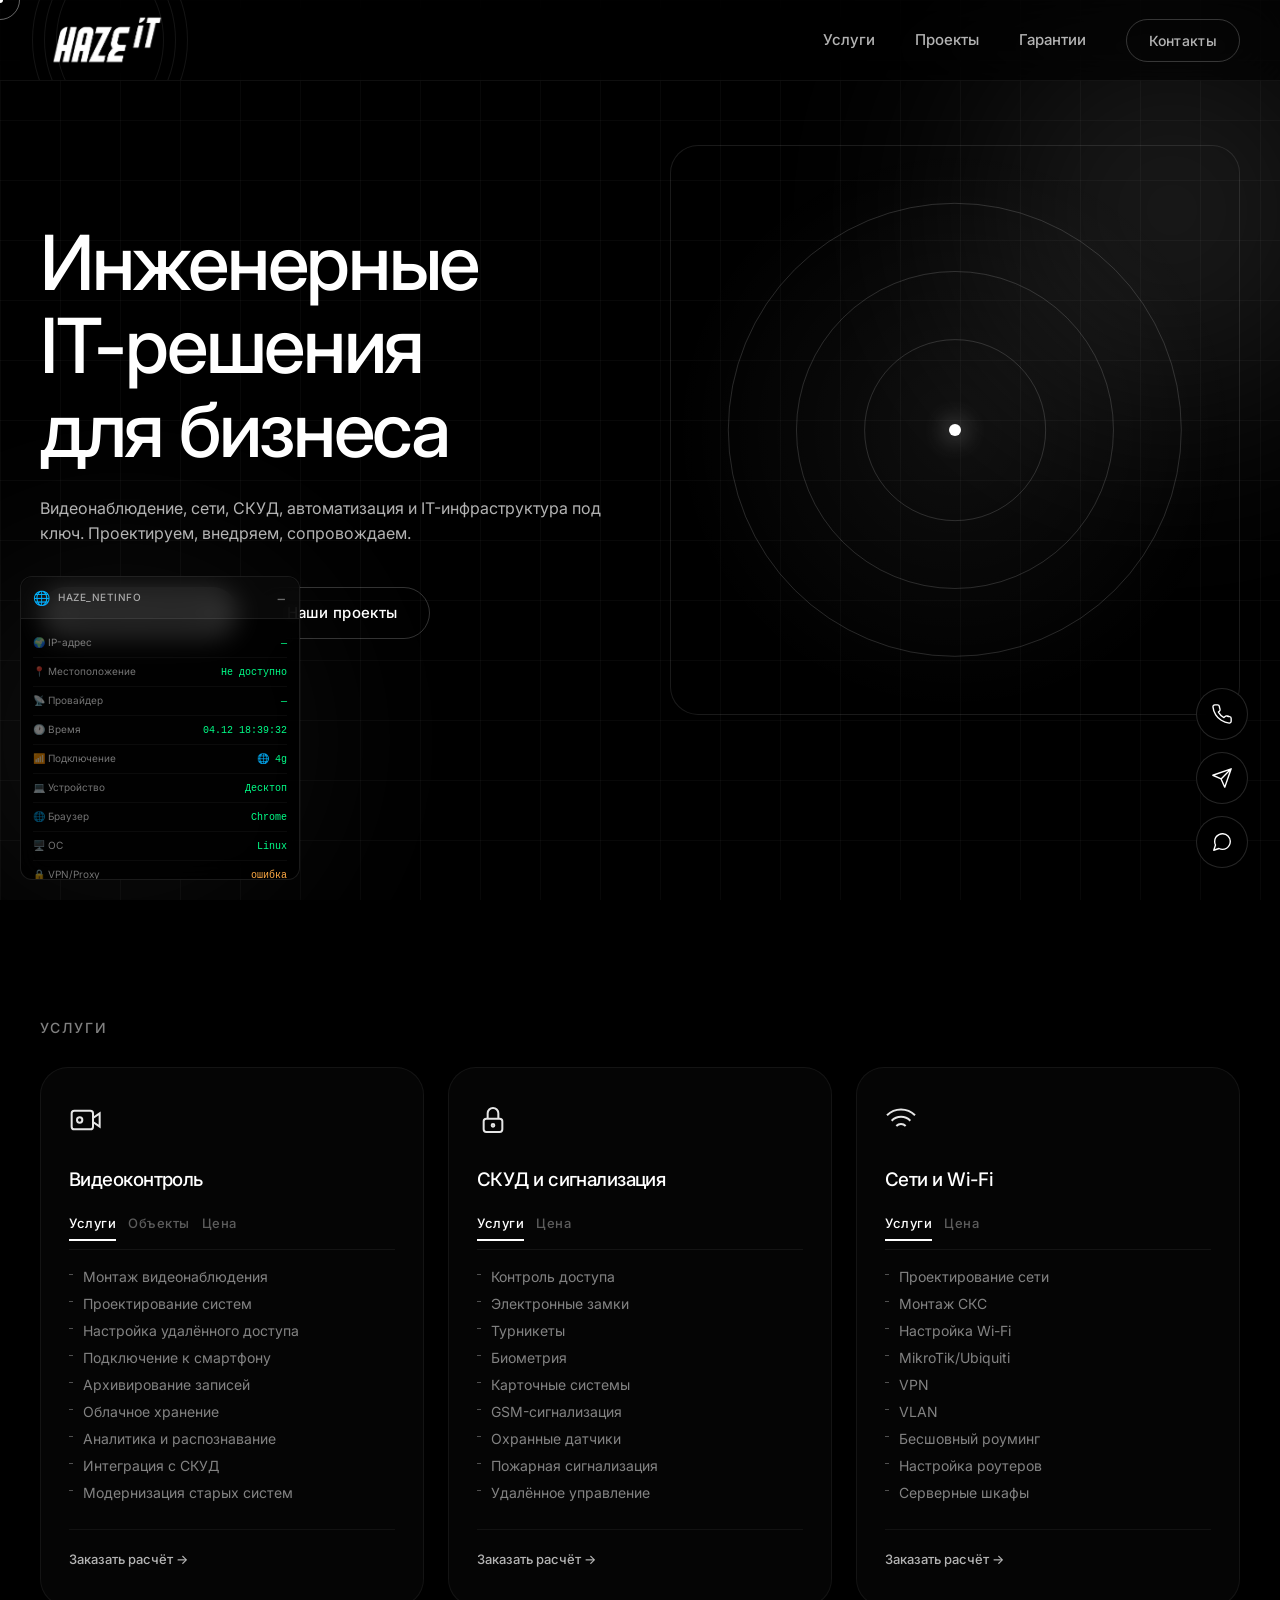
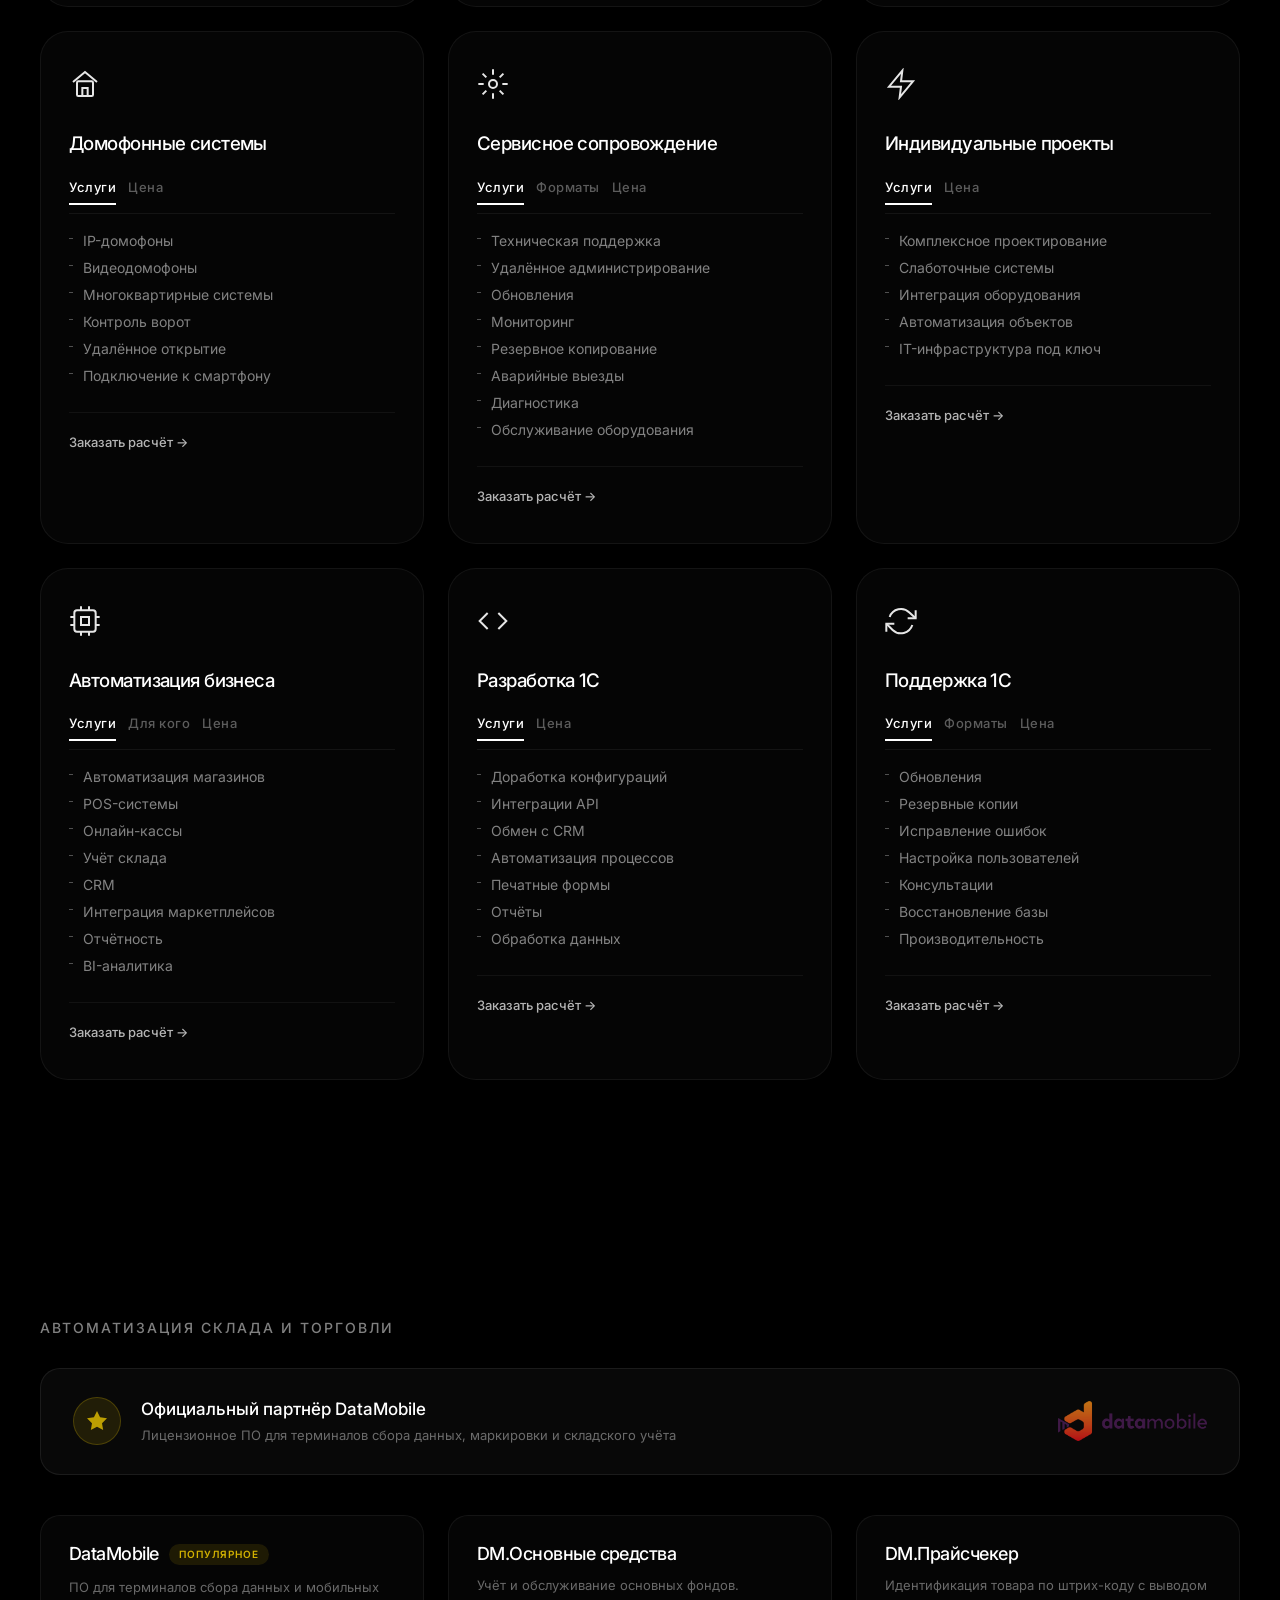
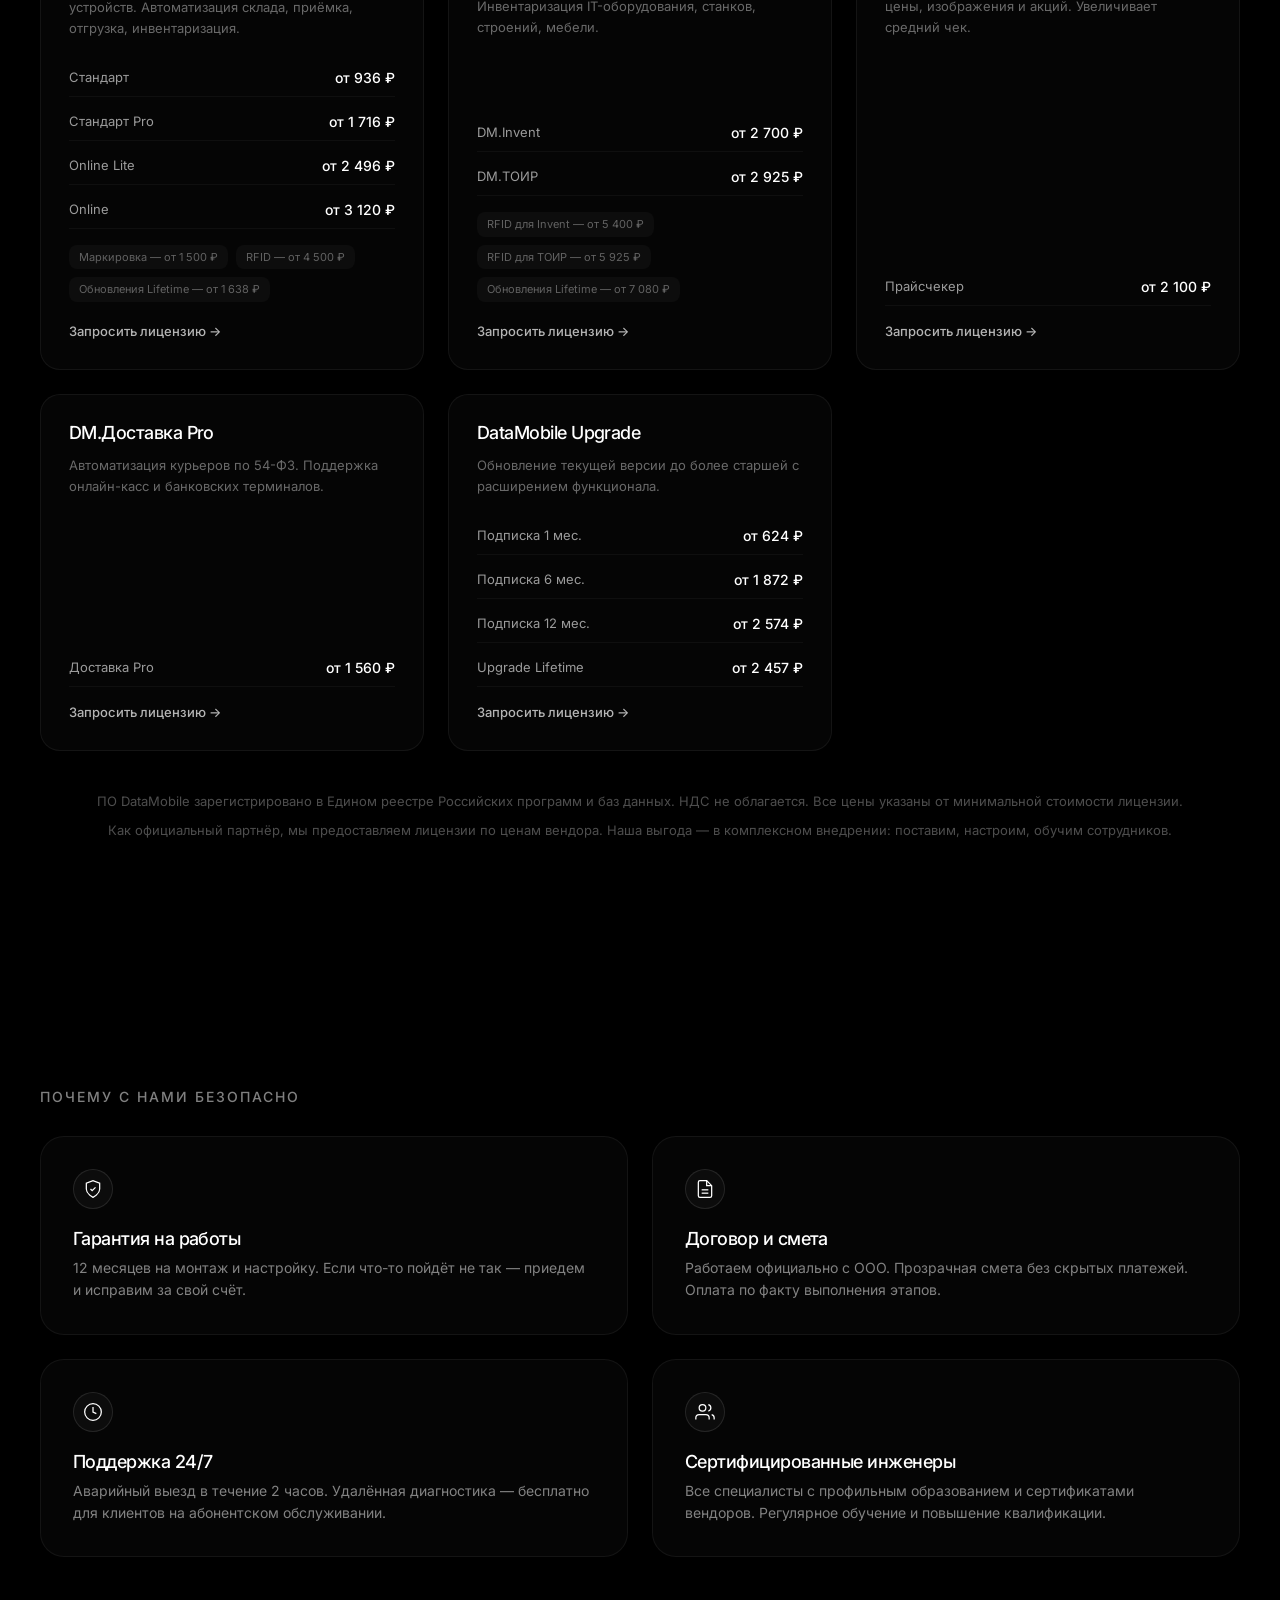
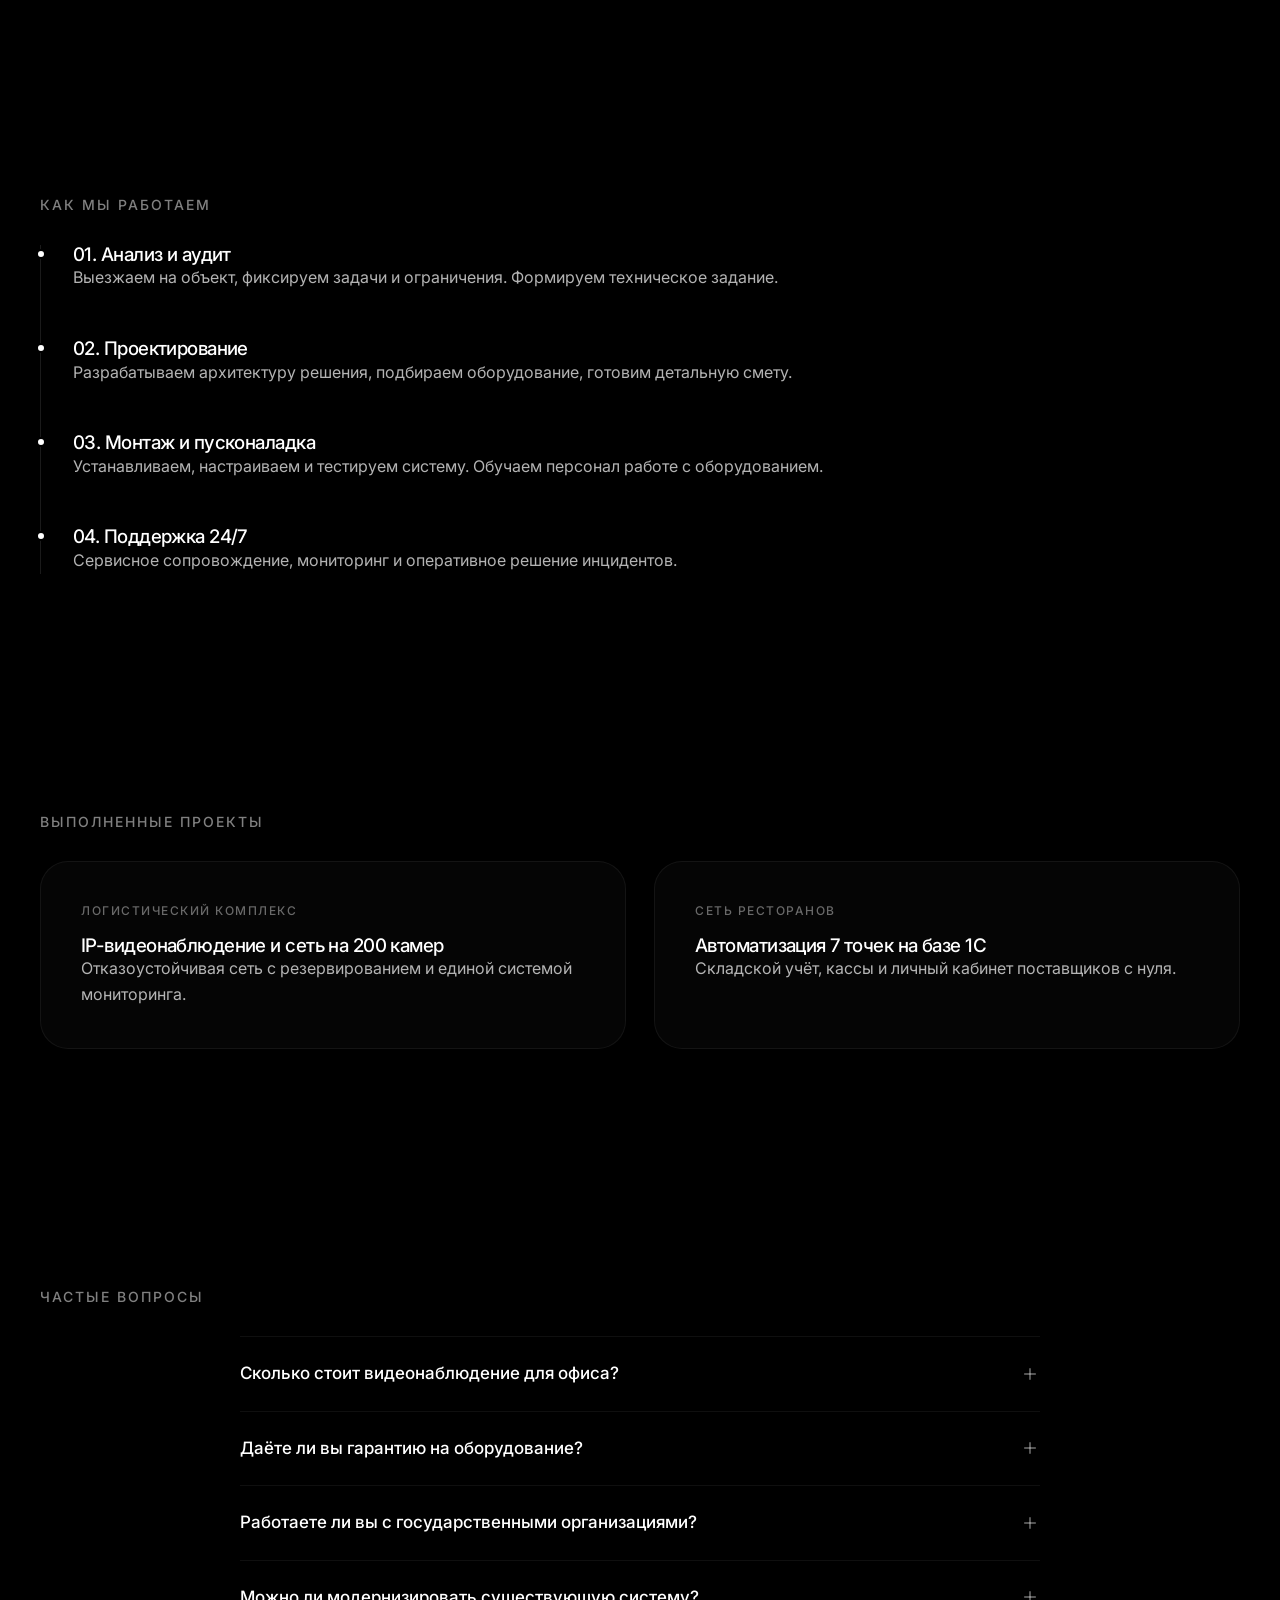
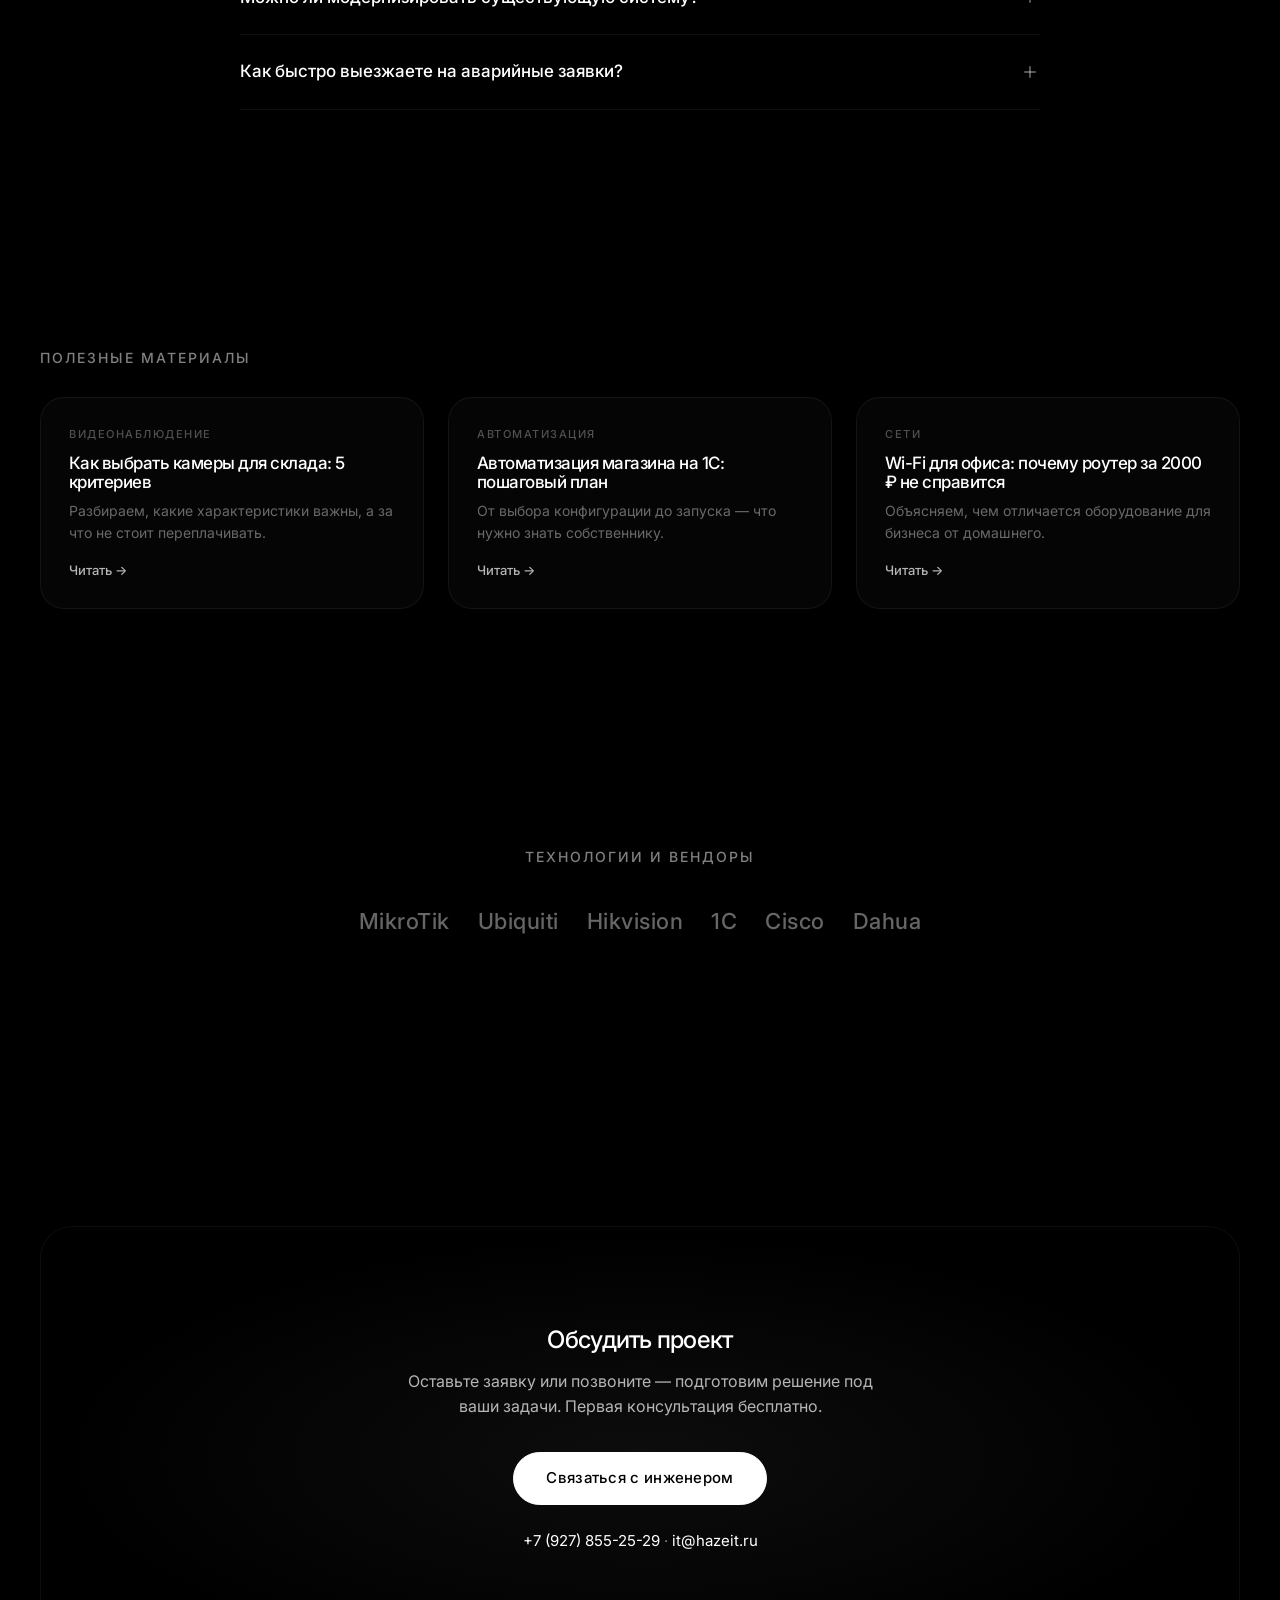
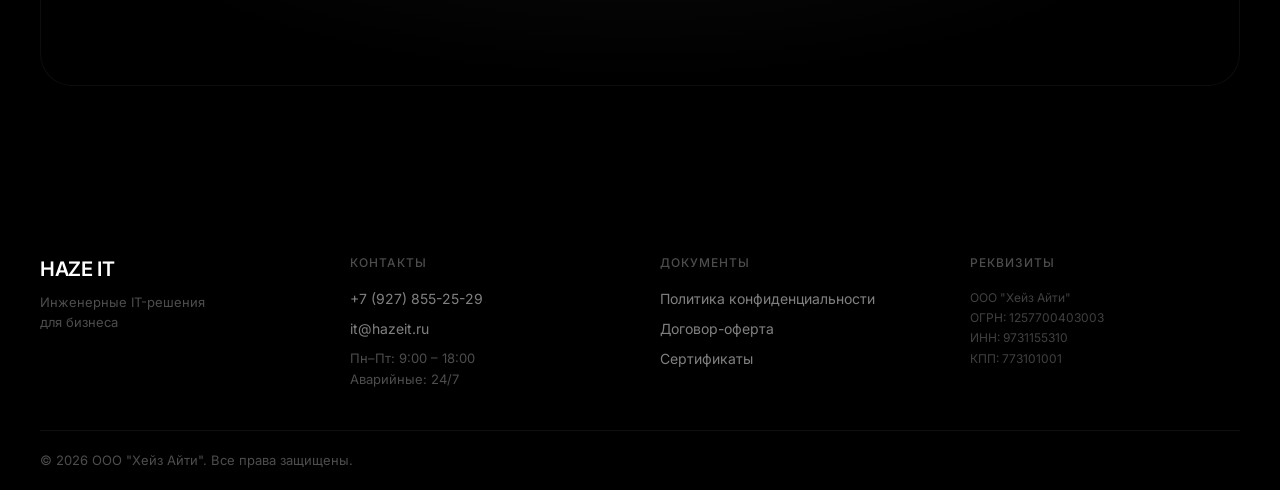
<file: index.html>
<!DOCTYPE html>
    <html lang="ru">
    <head>
    <meta charset="UTF-8">
    <meta name="viewport" content="width=device-width, initial-scale=1.0, viewport-fit=cover">
    
    <!-- Основной title -->
    <title>HAZE IT | Инженерные IT-решения для бизнеса — Видеонаблюдение, СКУД, Wi-Fi, 1С</title>
    
    <!-- Meta description  -->
    <meta name="description" content="Проектирование, монтаж и обслуживание IT-инфраструктуры. Видеонаблюдение, СКУД, Wi-Fi сети, автоматизация бизнеса и 1С под ключ. Работаем официально с ООО. Гарантия 12 месяцев.">
    
    <!-- Meta keywords  -->
    <meta name="keywords" content="IT-решения, видеонаблюдение, СКУД, Wi-Fi для бизнеса, автоматизация склада, 1С разработка, монтаж слаботочных систем, IT-инфраструктура, HAZE IT">
    
    <meta name="author" content="HAZE IT">
    <meta name="robots" content="index, follow">
    <meta name="revisit-after" content="7 days">
    
    <!-- Open Graph для соцсетей -->
    <meta property="og:title" content="HAZE IT — Инженерные IT-решения для бизнеса">
    <meta property="og:description" content="Видеонаблюдение, СКУД, Wi-Fi, автоматизация и 1С под ключ. Гарантия 12 месяцев. Поддержка 24/7.">
    <meta property="og:type" content="website">
    <meta property="og:url" content="https://hazeit.ru">
    <meta property="og:image" content="https://hazeit.ru/og-image.png">
    <meta property="og:image:width" content="1200">
    <meta property="og:image:height" content="630">
    
    <!-- Twitter Card -->
    <meta name="twitter:card" content="summary_large_image">
    <meta name="twitter:title" content="HAZE IT — Инженерные IT-решения">
    <meta name="twitter:description" content="Профессиональный монтаж и обслуживание IT-инфраструктуры для бизнеса.">
    
    <!-- Canonical URL  -->
    <link rel="canonical" href="https://hazeit.ru/">
    
    <!-- Alternate  -->
    <link rel="alternate" href="https://hazeit.ru/" hreflang="ru">
    
    <!-- Favicon -->
    <link rel="icon" type="image/png" sizes="32x32" href="favicon-32x32.png">
    <link rel="icon" type="image/png" sizes="16x16" href="favicon-16x16.png">
    <link rel="shortcut icon" href="favicon.ico">

    <!-- Apple -->
    <link rel="apple-touch-icon" sizes="180x180" href="apple-touch-icon.png">

    <!-- Android Chrome -->
    <link rel="icon" type="image/png" sizes="192x192" href="android-chrome-192x192.png">
    <link rel="icon" type="image/png" sizes="512x512" href="android-chrome-512x512.png">

    <!-- PWA -->
    <link rel="manifest" href="site.webmanifest">
    <meta name="theme-color" content="#000000">

    <!-- Preconnect для улучшения скорости -->
    <link rel="preconnect" href="https://fonts.googleapis.com">
    <link rel="preconnect" href="https://fonts.gstatic.com" crossorigin>
    <link href="https://fonts.googleapis.com/css2?family=Inter:opsz,wght@14..32,400..600&display=swap" rel="stylesheet">
    
    <link rel="stylesheet" href="css/style.css">
    
    <!-- Yandex.Metrika counter -->
    <script type="text/javascript">
        (function(m,e,t,r,i,k,a){
            m[i]=m[i]||function(){(m[i].a=m[i].a||[]).push(arguments)};
            m[i].l=1*new Date();
            for (var j = 0; j < document.scripts.length; j++) {if (document.scripts[j].src === r) { return; }}
            k=e.createElement(t),a=e.getElementsByTagName(t)[0],k.async=1,k.src=r,a.parentNode.insertBefore(k,a)
        })(window, document,'script','https://mc.yandex.ru/metrika/tag.js?id=109592855', 'ym');

        ym(109592855, 'init', {ssr:true, webvisor:true, clickmap:true, ecommerce:"dataLayer", referrer: document.referrer, url: location.href, accurateTrackBounce:true, trackLinks:true});
    </script>
    <noscript><div><img src="https://mc.yandex.ru/watch/109592855" style="position:absolute; left:-9999px;" alt="" /></div></noscript>
    <!-- /Yandex.Metrika counter -->

    
    </head>
    <body>

    <div class="cursor-dot" aria-hidden="true"></div>
    <div class="cursor-outline" aria-hidden="true"></div>

    <div class="bg-animation" aria-hidden="true">
    <div class="bg-grid"></div>
    <div class="bg-orb bg-orb-1"></div>
    <div class="bg-orb bg-orb-2"></div>
    </div>

    <header class="header">
    <div class="container header-inner">
        <a href="/" class="logo-container" aria-label="HAZE IT — на главную">

            <div class="logo-ring r1"></div>
            <div class="logo-ring r2"></div>
            <div class="logo-ring r3"></div>

            <div class="logo-scan"></div>

            <img src="logo.png" alt="HAZE IT" class="logo-image">

        </a>
        
        <button class="burger-btn" id="burgerBtn" aria-label="Меню" aria-expanded="false">
        <span class="burger-line"></span>
        <span class="burger-line"></span>
        <span class="burger-line"></span>
        </button>
        
        <nav class="nav-links" id="navLinks" aria-label="Основная навигация">
        <a href="#services">Услуги</a>
        <a href="#cases">Проекты</a>
        <a href="#guarantees">Гарантии</a>
        <a href="contact.html" class="btn btn-secondary" style="padding: 10px 22px; font-size: 14px;">Контакты</a>
        </nav>
    </div>
    </header>

    <main>
    <!-- Hero -->
    <section class="hero">
        <div class="container hero-content">
        <div class="hero-text">
            <h1>Инженерные<br>IT-решения<br>для бизнеса</h1>
            <p>Видеонаблюдение, сети, СКУД, автоматизация и IT-инфраструктура под ключ. Проектируем, внедряем, сопровождаем.</p>
            <div class="hero-actions">
            <a href="contact.html" class="btn btn-primary">Получить расчёт</a>
            <a href="#cases" class="btn btn-secondary">Наши проекты</a>
            </div>
        </div>
        <div class="hero-visual" id="heroTarget" aria-label="Интерактивная мишень" role="button" tabindex="0">
            <div class="hero-visual-graphic">
            <div class="node-ring"></div>
            <div class="node-ring"></div>
            <div class="node-ring"></div>
            <div class="node-center" id="nodeCenter"></div>
            <div class="target-hit-ripple" id="hitRipple"></div>
            </div>
            <div class="target-combo" id="comboCounter"></div>
            <div class="particles-container" id="heroParticles"></div>
        </div>
        </div>
    </section>

    <!-- Услуги -->
    <section id="services">
        <div class="container">
        <h2 class="section-title">Услуги</h2>
        <div class="services-grid" id="servicesGrid"></div>
        </div>
    </section>

    <!-- DataMobile -->
    <section id="datamobile">
        <div class="container">
        <h2 class="section-title">Автоматизация склада и торговли</h2>
        
        <div class="partner-badge">
            <div class="partner-badge-icon">
                <svg viewBox="0 0 24 24" aria-hidden="true"><path d="M12 2l3.09 6.26L22 9.27l-5 4.87 1.18 6.88L12 17.77l-6.18 3.25L7 14.14 2 9.27l6.91-1.01L12 2z"/></svg>
            </div>
            <div class="partner-badge-text">
                <span class="partner-badge-title">Официальный партнёр DataMobile</span>
                <span class="partner-badge-subtitle">Лицензионное ПО для терминалов сбора данных, маркировки и складского учёта</span>
            </div>
            <img src="DataMobile_Logo.png" alt="DataMobile" class="partner-logo" onerror="this.style.display='none'">
        </div>
                
        <div class="datamobile-grid">
            <div class="dm-card">
            <div class="dm-card-header"><h3>DataMobile</h3><span class="dm-badge">Популярное</span></div>
            <p>ПО для терминалов сбора данных и мобильных устройств. Автоматизация склада, приёмка, отгрузка, инвентаризация.</p>
            <div class="dm-versions">
                <div class="dm-version"><span class="dm-version-name">Стандарт</span><span class="dm-version-price">от 936 ₽</span></div>
                <div class="dm-version"><span class="dm-version-name">Стандарт Pro</span><span class="dm-version-price">от 1 716 ₽</span></div>
                <div class="dm-version"><span class="dm-version-name">Online Lite</span><span class="dm-version-price">от 2 496 ₽</span></div>
                <div class="dm-version"><span class="dm-version-name">Online</span><span class="dm-version-price">от 3 120 ₽</span></div>
            </div>
            <div class="dm-modules">
                <span class="dm-module">Маркировка — от 1 500 ₽</span>
                <span class="dm-module">RFID — от 4 500 ₽</span>
                <span class="dm-module">Обновления Lifetime — от 1 638 ₽</span>
            </div>
            <a href="contact.html" class="dm-link">Запросить лицензию →</a>
            </div>
            
            <div class="dm-card">
            <div class="dm-card-header"><h3>DM.Основные средства</h3></div>
            <p>Учёт и обслуживание основных фондов. Инвентаризация IT-оборудования, станков, строений, мебели.</p>
            <div class="dm-versions">
                <div class="dm-version"><span class="dm-version-name">DM.Invent</span><span class="dm-version-price">от 2 700 ₽</span></div>
                <div class="dm-version"><span class="dm-version-name">DM.ТОИР</span><span class="dm-version-price">от 2 925 ₽</span></div>
            </div>
            <div class="dm-modules">
                <span class="dm-module">RFID для Invent — от 5 400 ₽</span>
                <span class="dm-module">RFID для ТОИР — от 5 925 ₽</span>
                <span class="dm-module">Обновления Lifetime — от 7 080 ₽</span>
            </div>
            <a href="contact.html" class="dm-link">Запросить лицензию →</a>
            </div>
            
            <div class="dm-card">
            <div class="dm-card-header"><h3>DM.Прайсчекер</h3></div>
            <p>Идентификация товара по штрих-коду с выводом цены, изображения и акций. Увеличивает средний чек.</p>
            <div class="dm-versions">
                <div class="dm-version"><span class="dm-version-name">Прайсчекер</span><span class="dm-version-price">от 2 100 ₽</span></div>
            </div>
            <a href="contact.html" class="dm-link">Запросить лицензию →</a>
            </div>
            
            <div class="dm-card">
            <div class="dm-card-header"><h3>DM.Доставка Pro</h3></div>
            <p>Автоматизация курьеров по 54-ФЗ. Поддержка онлайн-касс и банковских терминалов.</p>
            <div class="dm-versions">
                <div class="dm-version"><span class="dm-version-name">Доставка Pro</span><span class="dm-version-price">от 1 560 ₽</span></div>
            </div>
            <a href="contact.html" class="dm-link">Запросить лицензию →</a>
            </div>
            
            <div class="dm-card">
            <div class="dm-card-header"><h3>DataMobile Upgrade</h3></div>
            <p>Обновление текущей версии до более старшей с расширением функционала.</p>
            <div class="dm-versions">
                <div class="dm-version"><span class="dm-version-name">Подписка 1 мес.</span><span class="dm-version-price">от 624 ₽</span></div>
                <div class="dm-version"><span class="dm-version-name">Подписка 6 мес.</span><span class="dm-version-price">от 1 872 ₽</span></div>
                <div class="dm-version"><span class="dm-version-name">Подписка 12 мес.</span><span class="dm-version-price">от 2 574 ₽</span></div>
                <div class="dm-version"><span class="dm-version-name">Upgrade Lifetime</span><span class="dm-version-price">от 2 457 ₽</span></div>
            </div>
            <a href="contact.html" class="dm-link">Запросить лицензию →</a>
            </div>
        </div>
        
        <div class="dm-footer-note">
            <p>ПО DataMobile зарегистрировано в Едином реестре Российских программ и баз данных. НДС не облагается. Все цены указаны от минимальной стоимости лицензии.</p>
            <p>Как официальный партнёр, мы предоставляем лицензии по ценам вендора. Наша выгода — в комплексном внедрении: поставим, настроим, обучим сотрудников.</p>
        </div>
        </div>
    </section>

    <!-- Гарантии -->
    <section id="guarantees">
        <div class="container">
        <h2 class="section-title">Почему с нами безопасно</h2>
        <div class="guarantees-grid">
            <div class="guarantee-card">
            <div class="guarantee-icon"><svg viewBox="0 0 24 24"><path d="M12 22s8-4 8-10V5l-8-3-8 3v7c0 6 8 10 8 10z"/><polyline points="9 12 11 14 15 10"/></svg></div>
            <h3>Гарантия на работы</h3>
            <p>12 месяцев на монтаж и настройку. Если что-то пойдёт не так — приедем и исправим за свой счёт.</p>
            </div>
            <div class="guarantee-card">
            <div class="guarantee-icon"><svg viewBox="0 0 24 24"><path d="M14 2H6a2 2 0 0 0-2 2v16a2 2 0 0 0 2 2h12a2 2 0 0 0 2-2V8z"/><polyline points="14 2 14 8 20 8"/><line x1="16" y1="13" x2="8" y2="13"/><line x1="16" y1="17" x2="8" y2="17"/></svg></div>
            <h3>Договор и смета</h3>
            <p>Работаем официально с ООО. Прозрачная смета без скрытых платежей. Оплата по факту выполнения этапов.</p>
            </div>
            <div class="guarantee-card">
            <div class="guarantee-icon"><svg viewBox="0 0 24 24"><circle cx="12" cy="12" r="10"/><polyline points="12 6 12 12 16 14"/></svg></div>
            <h3>Поддержка 24/7</h3>
            <p>Аварийный выезд в течение 2 часов. Удалённая диагностика — бесплатно для клиентов на абонентском обслуживании.</p>
            </div>
            <div class="guarantee-card">
            <div class="guarantee-icon"><svg viewBox="0 0 24 24"><path d="M17 21v-2a4 4 0 0 0-4-4H5a4 4 0 0 0-4 4v2"/><circle cx="9" cy="7" r="4"/><path d="M23 21v-2a4 4 0 0 0-3-3.87"/><path d="M16 3.13a4 4 0 0 1 0 7.75"/></svg></div>
            <h3>Сертифицированные инженеры</h3>
            <p>Все специалисты с профильным образованием и сертификатами вендоров. Регулярное обучение и повышение квалификации.</p>
            </div>
        </div>
        </div>
    </section>

    <!-- Процесс -->
    <section id="process">
        <div class="container">
        <h2 class="section-title">Как мы работаем</h2>
        <div class="timeline">
            <div class="timeline-item"><h3>01. Анализ и аудит</h3><p>Выезжаем на объект, фиксируем задачи и ограничения. Формируем техническое задание.</p></div>
            <div class="timeline-item"><h3>02. Проектирование</h3><p>Разрабатываем архитектуру решения, подбираем оборудование, готовим детальную смету.</p></div>
            <div class="timeline-item"><h3>03. Монтаж и пусконаладка</h3><p>Устанавливаем, настраиваем и тестируем систему. Обучаем персонал работе с оборудованием.</p></div>
            <div class="timeline-item"><h3>04. Поддержка 24/7</h3><p>Сервисное сопровождение, мониторинг и оперативное решение инцидентов.</p></div>
        </div>
        </div>
    </section>

    <!-- Кейсы -->
    <section id="cases">
        <div class="container">
        <h2 class="section-title">Выполненные проекты</h2>
        <div class="cases-grid">
            <article class="case-card"><span class="case-tag">Логистический комплекс</span><h3>IP-видеонаблюдение и сеть на 200 камер</h3><p>Отказоустойчивая сеть с резервированием и единой системой мониторинга.</p></article>
            <article class="case-card"><span class="case-tag">Сеть ресторанов</span><h3>Автоматизация 7 точек на базе 1С</h3><p>Складской учёт, кассы и личный кабинет поставщиков с нуля.</p></article>
        </div>
        </div>
    </section>

    <!-- FAQ -->
    <section id="faq">
        <div class="container">
        <h2 class="section-title">Частые вопросы</h2>
        <div class="faq-list">
            <details class="faq-item"><summary>Сколько стоит видеонаблюдение для офиса?<svg class="faq-arrow" viewBox="0 0 24 24"><line x1="12" y1="5" x2="12" y2="19"/><line x1="5" y1="12" x2="19" y2="12"/></svg></summary><div class="faq-answer">Стоимость зависит от количества камер, типа оборудования и сложности монтажа. Базовый комплект на 4 камеры — от 35 000 ₽ под ключ. Точную смету готовим после бесплатного выезда инженера на объект.</div></details>
            <details class="faq-item"><summary>Даёте ли вы гарантию на оборудование?<svg class="faq-arrow" viewBox="0 0 24 24"><line x1="12" y1="5" x2="12" y2="19"/><line x1="5" y1="12" x2="19" y2="12"/></svg></summary><div class="faq-answer">Да, на всё оборудование действует официальная гарантия производителя (от 1 до 3 лет). На монтажные работы — наша гарантия 12 месяцев.</div></details>
            <details class="faq-item"><summary>Работаете ли вы с государственными организациями?<svg class="faq-arrow" viewBox="0 0 24 24"><line x1="12" y1="5" x2="12" y2="19"/><line x1="5" y1="12" x2="19" y2="12"/></svg></summary><div class="faq-answer">Да, у нас есть опыт работы с бюджетными организациями. Участвуем в тендерах и готовим документацию по 44-ФЗ и 223-ФЗ.</div></details>
            <details class="faq-item"><summary>Можно ли модернизировать существующую систему?<svg class="faq-arrow" viewBox="0 0 24 24"><line x1="12" y1="5" x2="12" y2="19"/><line x1="5" y1="12" x2="19" y2="12"/></svg></summary><div class="faq-answer">Да, мы часто модернизируем существующие системы: заменяем устаревшее оборудование, расширяем покрытие Wi-Fi, добавляем новые камеры к уже работающей системе.</div></details>
            <details class="faq-item"><summary>Как быстро выезжаете на аварийные заявки?<svg class="faq-arrow" viewBox="0 0 24 24"><line x1="12" y1="5" x2="12" y2="19"/><line x1="5" y1="12" x2="19" y2="12"/></svg></summary><div class="faq-answer">Для клиентов на абонентском обслуживании — выезд в течение 2 часов по Москве и области. Удалённая диагностика — в течение 30 минут после обращения.</div></details>
        </div>
        </div>
    </section>

    <!-- Блог -->
    <section id="blog">
        <div class="container">
        <h2 class="section-title">Полезные материалы</h2>
        <div class="blog-grid">
            <article class="blog-card"><span class="blog-tag">Видеонаблюдение</span><h3>Как выбрать камеры для склада: 5 критериев</h3><p>Разбираем, какие характеристики важны, а за что не стоит переплачивать.</p><a href="#">Читать →</a></article>
            <article class="blog-card"><span class="blog-tag">Автоматизация</span><h3>Автоматизация магазина на 1С: пошаговый план</h3><p>От выбора конфигурации до запуска — что нужно знать собственнику.</p><a href="#">Читать →</a></article>
            <article class="blog-card"><span class="blog-tag">Сети</span><h3>Wi-Fi для офиса: почему роутер за 2000 ₽ не справится</h3><p>Объясняем, чем отличается оборудование для бизнеса от домашнего.</p><a href="#">Читать →</a></article>
        </div>
        </div>
    </section>

    <!-- Технологии -->
    <section id="tech">
        <div class="container">
        <h2 class="section-title" style="text-align: center;">Технологии и вендоры</h2>
        <div class="tech-list">
            <span class="tech-item">MikroTik</span><span class="tech-item">Ubiquiti</span><span class="tech-item">Hikvision</span>
            <span class="tech-item">1С</span><span class="tech-item">Cisco</span><span class="tech-item">Dahua</span>
        </div>
        </div>
    </section>

    <!-- CTA -->
    <section id="contact">
        <div class="container">
        <div class="cta-section">
            <h2>Обсудить проект</h2>
            <p>Оставьте заявку или позвоните — подготовим решение под ваши задачи. Первая консультация бесплатно.</p>
            <a href="contact.html" class="btn btn-primary">Связаться с инженером</a>
            <p class="contact-info">
            <a href="tel:+79278552529">+7 (927) 855-25-29</a> · 
            <a href="mailto:it@hazeit.ru">it@hazeit.ru</a>
            </p>
        </div>
        </div>
    </section>
    </main>

    <!-- ===== СЕТЕВОЙ ВИДЖЕТ HAZE NETINFO ===== -->
    <div class="haze-netinfo" id="hazeNetinfo">
    <div class="netinfo-header">
        <span class="netinfo-icon">🌐</span>
        <span class="netinfo-title">HAZE_NETINFO</span>
        <span class="netinfo-toggle" id="netinfoToggle">−</span>
    </div>
    <div class="netinfo-body" id="netinfoBody">
        <div class="netinfo-row">
        <span class="netinfo-label">🌍 IP-адрес</span>
        <span class="netinfo-value" id="netIp">—</span>
        </div>
        <div class="netinfo-row">
        <span class="netinfo-label">📍 Местоположение</span>
        <span class="netinfo-value" id="netLocation">—</span>
        </div>
        <div class="netinfo-row">
        <span class="netinfo-label">📡 Провайдер</span>
        <span class="netinfo-value" id="netIsp">—</span>
        </div>
        <div class="netinfo-row">
        <span class="netinfo-label">🕐 Время</span>
        <span class="netinfo-value" id="netTime">—</span>
        </div>
        <div class="netinfo-row">
        <span class="netinfo-label">📶 Подключение</span>
        <span class="netinfo-value" id="netConnection">—</span>
        </div>
        <div class="netinfo-row">
        <span class="netinfo-label">💻 Устройство</span>
        <span class="netinfo-value" id="netDevice">—</span>
        </div>
        <div class="netinfo-row">
        <span class="netinfo-label">🌐 Браузер</span>
        <span class="netinfo-value" id="netBrowser">—</span>
        </div>
        <div class="netinfo-row">
        <span class="netinfo-label">🖥️ ОС</span>
        <span class="netinfo-value" id="netOs">—</span>
        </div>
        <div class="netinfo-row netinfo-secure">
        <span class="netinfo-label">🔒 VPN/Proxy</span>
        <span class="netinfo-value" id="netProxy">проверка...</span>
        </div>
    </div>
    </div>

    <footer>
    <div class="container">
        <div class="footer-grid">
        <div class="footer-col">
            <span class="footer-logo">HAZE IT</span>
            <p style="font-size:13px;color:rgba(255,255,255,0.3);">Инженерные IT-решения<br>для бизнеса</p>
        </div>
        <div class="footer-col">
            <h4>Контакты</h4>
            <a href="tel:+79278552529">+7 (927) 855-25-29</a>
            <a href="mailto:it@hazeit.ru">it@hazeit.ru</a>
            <p style="font-size:13px;color:rgba(255,255,255,0.3);">Пн–Пт: 9:00 – 18:00<br>Аварийные: 24/7</p>
        </div>
        <div class="footer-col">
            <h4>Документы</h4>
            <a href="privacy-policy.html">Политика конфиденциальности</a>
            <a href="#">Договор-оферта</a>
            <a href="#">Сертификаты</a>
        </div>
        <div class="footer-col">
            <h4>Реквизиты</h4>
            <p style="font-size:12px;color:rgba(255,255,255,0.25);line-height:1.7;">
            ООО "Хейз Айти"<br>ОГРН: 1257700403003<br>ИНН: 9731155310<br>КПП: 773101001
            </p>
        </div>
        </div>
        <div class="footer-bottom"><span>© 2026 ООО "Хейз Айти". Все права защищены.</span></div>
    </div>
    </footer>

    <!-- Плавающие кнопки -->
    <div class="floating-actions">
    
    <!-- Позвонить -->
    <a href="tel:+79278552529" class="floating-btn" aria-label="Позвонить">
        <svg width="22" height="22" viewBox="0 0 24 24" fill="none" xmlns="http://www.w3.org/2000/svg">
        <path d="M22 16.92v3a2 2 0 0 1-2.18 2 19.79 19.79 0 0 1-8.63-3.07 19.5 19.5 0 0 1-6-6 19.79 19.79 0 0 1-3.07-8.67A2 2 0 0 1 4.11 2h3a2 2 0 0 1 2 1.72 12.84 12.84 0 0 0 .7 2.81 2 2 0 0 1-.45 2.11L8.09 9.91a16 16 0 0 0 6 6l1.27-1.27a2 2 0 0 1 2.11-.45 12.84 12.84 0 0 0 2.81.7A2 2 0 0 1 22 16.92z" stroke="white" stroke-width="1.5" fill="none" stroke-linecap="round" stroke-linejoin="round"/>
        </svg>
        <span class="floating-label">Позвонить</span>
    </a>
    
    <!-- Telegram -->
    <a href="https://t.me/hazeit" class="floating-btn" aria-label="Telegram" target="_blank" rel="noopener">
        <svg width="22" height="22" viewBox="0 0 24 24" fill="none" xmlns="http://www.w3.org/2000/svg">
        <path d="M22 2L11 13M22 2l-7 20-4-9-9-4 20-7z" stroke="white" stroke-width="1.5" fill="none" stroke-linecap="round" stroke-linejoin="round"/>
        </svg>
        <span class="floating-label">Telegram</span>
    </a>
    
    <!-- WhatsApp -->
    <a href="https://wa.me/+79278552529" class="floating-btn" aria-label="WhatsApp" target="_blank" rel="noopener">
        <svg width="22" height="22" viewBox="0 0 24 24" fill="none" xmlns="http://www.w3.org/2000/svg">
        <path d="M21 11.5a8.38 8.38 0 0 1-.9 3.8 8.5 8.5 0 0 1-7.6 4.7 8.38 8.38 0 0 1-3.8-.9L3 21l1.9-5.7a8.38 8.38 0 0 1-.9-3.8 8.5 8.5 0 0 1 4.7-7.6 8.38 8.38 0 0 1 3.8-.9h.5a8.48 8.48 0 0 1 8 8v.5z" stroke="white" stroke-width="1.5" fill="none" stroke-linecap="round" stroke-linejoin="round"/>
        </svg>
        <span class="floating-label">WhatsApp</span>
    </a>
    
    </div>

    <!-- СКРИПТЫ -->
    <script>
    // Глобальные данные для услуг
    window.servicesData = null;

    // Загружаем JSON
    fetch('data/services.json')
    .then(function(response) { return response.json(); })
    .then(function(data) { 
        window.servicesData = data;
        var script = document.createElement('script');
        script.src = 'js/services.js';
        document.body.appendChild(script);
    })
    .catch(function(error) {
        console.error('Ошибка загрузки услуг:', error);
        var script = document.createElement('script');
        script.src = 'js/services.js';
        document.body.appendChild(script);
    });
    </script>

    <script src="js/cursor.js"></script>
    <script src="js/target.js"></script>

    <script>
    (function() {
    // Индикатор прогресса скролла
    window.addEventListener('scroll', function() {
        var scrollTop = window.scrollY;
        var docHeight = document.documentElement.scrollHeight - window.innerHeight;
        var progress = (scrollTop / docHeight) * 100;
        document.body.style.setProperty('--scroll-progress', progress + '%');
    });
    
    // Бургер-меню
    var burgerBtn = document.getElementById('burgerBtn');
    var navLinks = document.getElementById('navLinks');
    
    if (burgerBtn && navLinks) {
        burgerBtn.addEventListener('click', function() {
        var expanded = navLinks.classList.toggle('active');
        burgerBtn.setAttribute('aria-expanded', expanded);
        });
        
        navLinks.querySelectorAll('a').forEach(function(link) {
        link.addEventListener('click', function() {
            navLinks.classList.remove('active');
            burgerBtn.setAttribute('aria-expanded', 'false');
        });
        });
    }
    })();

    // ===== СЕТЕВОЙ ВИДЖЕТ HAZE NETINFO =====
    (function() {
    const netIp = document.getElementById('netIp');
    const netLocation = document.getElementById('netLocation');
    const netIsp = document.getElementById('netIsp');
    const netTime = document.getElementById('netTime');
    const netConnection = document.getElementById('netConnection');
    const netDevice = document.getElementById('netDevice');
    const netBrowser = document.getElementById('netBrowser');
    const netOs = document.getElementById('netOs');
    const netProxy = document.getElementById('netProxy');
    const toggleBtn = document.getElementById('netinfoToggle');
    const widget = document.getElementById('hazeNetinfo');
    
    function getDeviceInfo() {
        const ua = navigator.userAgent;
        let device = 'Десктоп';
        if (/(tablet|ipad|playbook|silk)|(android(?!.*mobi))/i.test(ua)) device = 'Планшет';
        else if (/Mobile|iP(hone|od)|Android|BlackBerry|IEMobile|Kindle|Silk-Accelerated|(hpw|web)OS|Opera M(obi|ini)/.test(ua)) device = 'Смартфон';
        if (netDevice) netDevice.textContent = device;
        
        let browser = 'Неизвестно';
        if (ua.indexOf('Chrome') > -1) browser = 'Chrome';
        else if (ua.indexOf('Firefox') > -1) browser = 'Firefox';
        else if (ua.indexOf('Safari') > -1) browser = 'Safari';
        else if (ua.indexOf('Edge') > -1) browser = 'Edge';
        else if (ua.indexOf('Opera') > -1 || ua.indexOf('OPR') > -1) browser = 'Opera';
        if (netBrowser) netBrowser.textContent = browser;
        
        let os = 'Неизвестно';
        if (ua.indexOf('Win') > -1) os = 'Windows';
        else if (ua.indexOf('Mac') > -1) os = 'macOS';
        else if (ua.indexOf('Linux') > -1) os = 'Linux';
        else if (ua.indexOf('Android') > -1) os = 'Android';
        else if (ua.indexOf('iOS') > -1 || ua.indexOf('iPhone') > -1 || ua.indexOf('iPad') > -1) os = 'iOS';
        if (netOs) netOs.textContent = os;
    }
    
    // Обновление времени
    function updateTime() {
        if (!netTime) return;
        const now = new Date();
        const timeStr = now.toLocaleTimeString('ru-RU', { hour: '2-digit', minute: '2-digit', second: '2-digit' });
        const dateStr = now.toLocaleDateString('ru-RU', { day: '2-digit', month: '2-digit' });
        netTime.textContent = `${dateStr} ${timeStr}`;
    }
    updateTime();
    setInterval(updateTime, 1000);
    
    // Тип подключения
    function updateConnection() {
        if (!netConnection) return;
        const conn = navigator.connection || navigator.mozConnection || navigator.webkitConnection;
        if (conn) {
        const connType = conn.effectiveType || 'неизвестно';
        let connDisplay = '';
        if (connType === 'wifi') connDisplay = '📶 Wi-Fi';
        else if (connType === 'ethernet') connDisplay = '🔌 Ethernet';
        else if (connType === 'cellular') connDisplay = '📱 Мобильные данные';
        else connDisplay = `🌐 ${connType}`;
        netConnection.textContent = connDisplay;
        } else {
        netConnection.textContent = '—';
        }
    }
    updateConnection();
    
    async function getNetworkInfo() {
        if (!netIp || !netLocation || !netIsp || !netProxy) return;
        
        try {
        netIp.textContent = '...';
        netLocation.textContent = '...';
        netIsp.textContent = '...';
        netProxy.textContent = 'проверка...';
        
        // Для локальной разработки — заглушка
        if (window.location.hostname === '127.0.0.1' || window.location.hostname === 'localhost') {
            netIp.textContent = 'локальный';
            netLocation.textContent = 'разработка';
            netIsp.textContent = '—';
            netProxy.textContent = '—';
            return;
        }
        
        const response = await fetch('https://ipapi.co/json/');
        const data = await response.json();
        
        if (data.ip) {
            netIp.textContent = data.ip;
            const locationParts = [];
            if (data.city) locationParts.push(data.city);
            if (data.region) locationParts.push(data.region);
            if (data.country_name) locationParts.push(data.country_name);
            netLocation.textContent = locationParts.length ? locationParts.join(', ') : 'Не определено';
            netIsp.textContent = data.org || data.asn || 'Неизвестно';
            
            if (data.proxy || data.hosting || data.vpn) {
            netProxy.textContent = '⚠️ Обнаружен';
            netProxy.style.color = '#ff6666';
            } else {
            netProxy.textContent = '✓ Нет';
            netProxy.style.color = '#00ff88';
            }
        } else {
            throw new Error('Нет данных');
        }
        } catch (error) {
        console.warn('Ошибка получения сетевых данных:', error);
        netIp.textContent = '—';
        netLocation.textContent = 'Не доступно';
        netIsp.textContent = '—';
        netProxy.textContent = 'ошибка';
        }
    }
    
    if (toggleBtn && widget) {
        toggleBtn.addEventListener('click', () => {
        widget.classList.toggle('minimized');
        toggleBtn.textContent = widget.classList.contains('minimized') ? '+' : '−';
        });
    }
    
    getDeviceInfo();
    getNetworkInfo();
    })();
    </script>

    </body>
    </html>
</file>
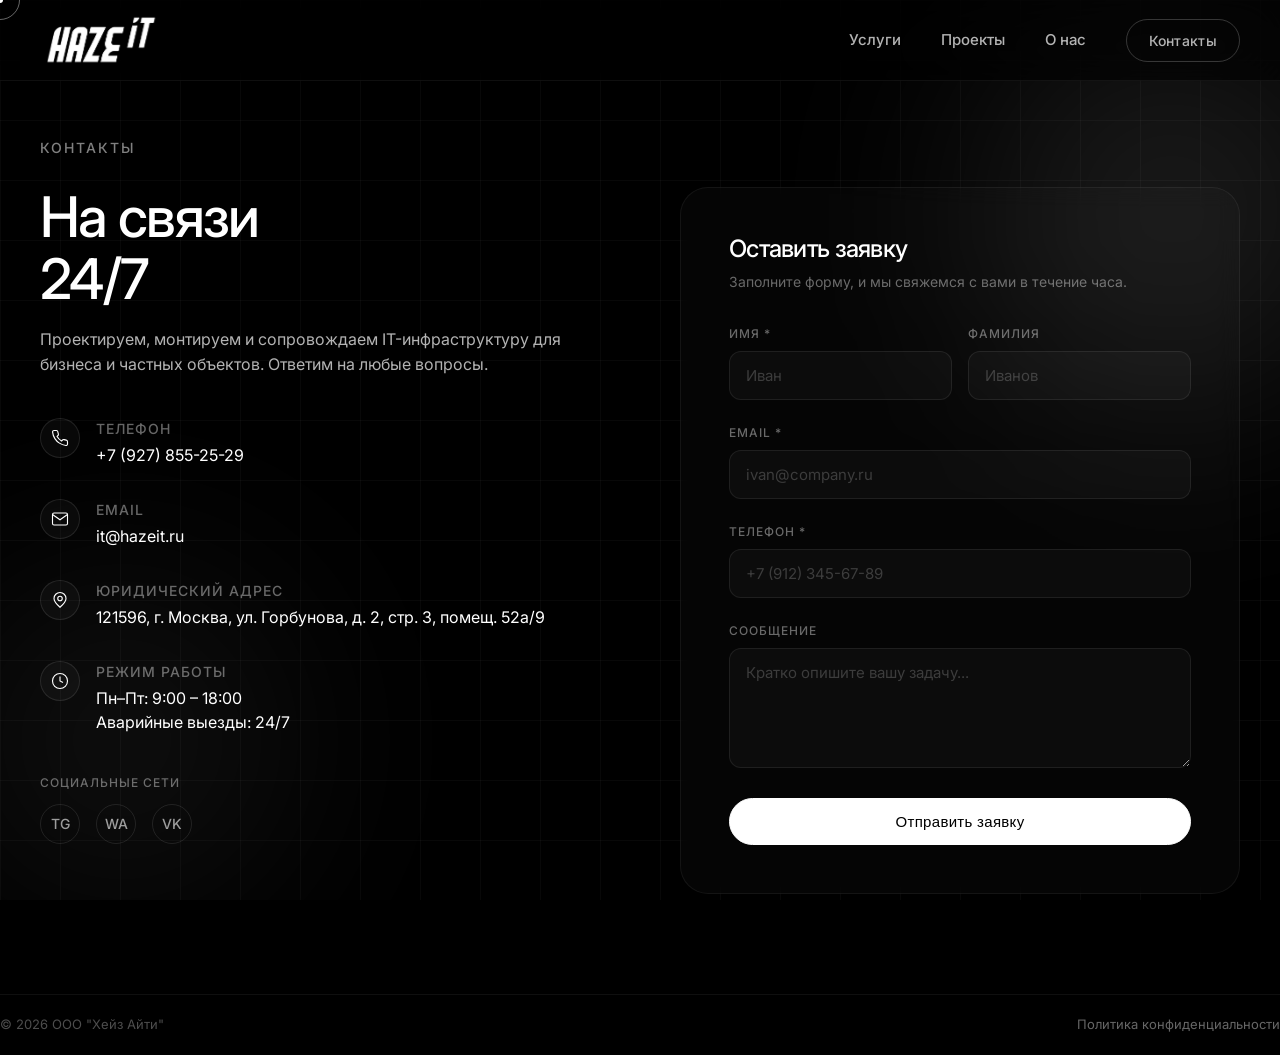
<file: contact.html>
<!DOCTYPE html>
<html lang="ru">
<head>
  <meta charset="UTF-8">
  <meta name="viewport" content="width=device-width, initial-scale=1.0, viewport-fit=cover">
  <title>HAZE IT — Контакты</title>
  <meta name="description" content="Свяжитесь с HAZE IT. Проектирование, монтаж и обслуживание IT-инфраструктуры.">
  
  <!-- Favicon -->
    <link rel="icon" type="image/png" sizes="32x32" href="favicon-32x32.png">
    <link rel="icon" type="image/png" sizes="16x16" href="favicon-16x16.png">
    <link rel="shortcut icon" href="favicon.ico">

    <!-- Apple -->
    <link rel="apple-touch-icon" sizes="180x180" href="apple-touch-icon.png">

    <!-- Android Chrome -->
    <link rel="icon" type="image/png" sizes="192x192" href="android-chrome-192x192.png">
    <link rel="icon" type="image/png" sizes="512x512" href="android-chrome-512x512.png">

    <!-- PWA -->
    <link rel="manifest" href="site.webmanifest">
    <meta name="theme-color" content="#000000">
    
  <link rel="preconnect" href="https://fonts.googleapis.com">
  <link rel="preconnect" href="https://fonts.gstatic.com" crossorigin>
  <link href="https://fonts.googleapis.com/css2?family=Inter:opsz,wght@14..32,400..600&display=swap" rel="stylesheet">
  
  <link rel="stylesheet" href="css/style.css">
  
  <style>
    .contact-page { padding-top: 140px; padding-bottom: 100px; min-height: 100vh; }
    .contact-layout { display: grid; grid-template-columns: 1fr 1fr; gap: 80px; align-items: start; }
    .contact-info-block { display: flex; flex-direction: column; gap: 40px; }
    .contact-methods { display: flex; flex-direction: column; gap: 32px; }
    .contact-method { display: flex; align-items: flex-start; gap: 16px; }
    .contact-method-icon {
      width: 40px; height: 40px; border-radius: 50%; border: 1px solid rgba(255, 255, 255, 0.1);
      display: flex; align-items: center; justify-content: center; flex-shrink: 0;
      background: rgba(255, 255, 255, 0.03);
    }
    .contact-method-icon svg { width: 18px; height: 18px; stroke: #ffffff; fill: none; stroke-width: 1.5; }
    .contact-method-text h4 { font-size: 14px; font-weight: 500; letter-spacing: 1px; text-transform: uppercase; color: rgba(255, 255, 255, 0.4); margin-bottom: 4px; }
    .contact-method-text a, .contact-method-text span { font-size: 16px; color: #ffffff; text-decoration: none; }
    .contact-method-text a:hover { opacity: 0.7; }
    
    .contact-form-block {
      background: rgba(255, 255, 255, 0.02); border: 1px solid rgba(255, 255, 255, 0.06);
      border-radius: 28px; padding: 48px; backdrop-filter: blur(10px);
    }
    .form-group { margin-bottom: 24px; }
    .form-label { display: block; font-size: 12px; font-weight: 500; letter-spacing: 1px; text-transform: uppercase; color: rgba(255, 255, 255, 0.4); margin-bottom: 8px; }
    .form-input, .form-textarea {
      width: 100%; background: rgba(255, 255, 255, 0.03); border: 1px solid rgba(255, 255, 255, 0.08);
      border-radius: 12px; padding: 14px 16px; color: #ffffff; font-family: 'Inter', sans-serif;
      font-size: 15px; transition: border-color 0.2s, background-color 0.2s; outline: none;
    }
    .form-input:focus, .form-textarea:focus { border-color: rgba(255, 255, 255, 0.3); background: rgba(255, 255, 255, 0.05); }
    .form-input::placeholder, .form-textarea::placeholder { color: rgba(255, 255, 255, 0.2); }
    .form-textarea { min-height: 120px; resize: vertical; }
    .form-row { display: grid; grid-template-columns: 1fr 1fr; gap: 16px; }
    .form-submit { margin-top: 8px; }
    .form-submit .btn { width: 100%; text-align: center; }
    .form-submit .btn:disabled { opacity: 0.5; cursor: not-allowed; }
    
    .form-success { display: none; text-align: center; padding: 40px 20px; }
    .form-success.visible { display: block; }
    .form-success-icon { font-size: 48px; margin-bottom: 16px; }
    
    .form-error {
      display: none;
      background: rgba(255, 68, 68, 0.1);
      border: 1px solid rgba(255, 68, 68, 0.3);
      border-radius: 12px;
      padding: 12px 16px;
      margin-bottom: 20px;
      color: #ff8888;
      font-size: 13px;
    }
    .form-error.visible { display: block; }
    
    .social-links { display: flex; gap: 16px; margin-top: 8px; }
    .social-link {
      width: 40px; height: 40px; border-radius: 50%; border: 1px solid rgba(255, 255, 255, 0.1);
      display: flex; align-items: center; justify-content: center; transition: border-color 0.2s, background-color 0.2s;
      text-decoration: none; color: rgba(255, 255, 255, 0.6); font-size: 14px; font-weight: 500;
    }
    .social-link:hover { border-color: rgba(255, 255, 255, 0.3); background: rgba(255, 255, 255, 0.05); color: #ffffff; }
    .map-container { margin-top: 60px; border-radius: 28px; overflow: hidden; border: 1px solid rgba(255,255,255,0.06); }
    .map-container iframe { width: 100%; height: 400px; border: none; filter: grayscale(100%) invert(92%) hue-rotate(180deg); }
    
    /* Тостер уведомления */
    .toast-notification {
      position: fixed;
      bottom: 30px;
      left: 50%;
      transform: translateX(-50%) translateY(100px);
      background: rgba(0,0,0,0.9);
      backdrop-filter: blur(20px);
      border: 1px solid rgba(255,255,255,0.1);
      border-radius: 50px;
      padding: 12px 24px;
      color: white;
      font-size: 14px;
      z-index: 10000;
      transition: transform 0.3s ease;
      white-space: nowrap;
    }
    .toast-notification.show {
      transform: translateX(-50%) translateY(0);
    }
    .toast-notification.error {
      border-color: rgba(255,68,68,0.5);
      background: rgba(255,68,68,0.2);
    }
    
    @media (max-width: 768px) {
      .contact-layout { grid-template-columns: 1fr; gap: 48px; }
      .contact-form-block { padding: 28px; }
      .form-row { grid-template-columns: 1fr; }
      .contact-page { padding-top: 110px; }
      .toast-notification { white-space: normal; max-width: 90%; text-align: center; }
    }
  </style>
</head>
<body>

<div class="cursor-dot" aria-hidden="true"></div>
<div class="cursor-outline" aria-hidden="true"></div>

<div class="bg-animation" aria-hidden="true">
  <div class="bg-grid"></div>
  <div class="bg-orb bg-orb-1"></div>
  <div class="bg-orb bg-orb-2"></div>
</div>

<header class="header">
  <div class="container header-inner">
    <a href="index.html" class="logo-container" aria-label="HAZE IT — на главную">
      <img src="logo.png" alt="HAZE IT" class="logo-image" width="40" height="40">
      <span class="logo-text"></span>
    </a>
    <nav class="nav-links" aria-label="Основная навигация">
      <a href="index.html#services">Услуги</a>
      <a href="index.html#cases">Проекты</a>
      <a href="index.html#process">О нас</a>
      <a href="contact.html" class="btn btn-secondary" style="padding: 10px 22px; font-size: 14px;">Контакты</a>
    </nav>
  </div>
</header>

<main>
  <section class="contact-page">
    <div class="container">
      <h2 class="section-title">Контакты</h2>
      
      <div class="contact-layout">
        <div class="contact-info-block">
          <div>
            <h1 style="font-size: clamp(36px, 5vw, 56px); margin-bottom: 16px;">На связи<br>24/7</h1>
            <p>Проектируем, монтируем и сопровождаем IT-инфраструктуру для бизнеса и частных объектов. Ответим на любые вопросы.</p>
          </div>
          
          <div class="contact-methods">
            <div class="contact-method">
              <div class="contact-method-icon"><svg viewBox="0 0 24 24"><path d="M22 16.92v3a2 2 0 0 1-2.18 2 19.79 19.79 0 0 1-8.63-3.07 19.5 19.5 0 0 1-6-6 19.79 19.79 0 0 1-3.07-8.67A2 2 0 0 1 4.11 2h3a2 2 0 0 1 2 1.72 12.84 12.84 0 0 0 .7 2.81 2 2 0 0 1-.45 2.11L8.09 9.91a16 16 0 0 0 6 6l1.27-1.27a2 2 0 0 1 2.11-.45 12.84 12.84 0 0 0 2.81.7A2 2 0 0 1 22 16.92z"/></svg></div>
              <div class="contact-method-text"><h4>Телефон</h4><a href="tel:+79278552529">+7 (927) 855-25-29</a></div>
            </div>
            <div class="contact-method">
              <div class="contact-method-icon"><svg viewBox="0 0 24 24"><path d="M4 4h16c1.1 0 2 .9 2 2v12c0 1.1-.9 2-2 2H4c-1.1 0-2-.9-2-2V6c0-1.1.9-2 2-2z"/><polyline points="22,6 12,13 2,6"/></svg></div>
              <div class="contact-method-text"><h4>Email</h4><a href="mailto:it@hazeit.ru">it@hazeit.ru</a></div>
            </div>
            <div class="contact-method">
              <div class="contact-method-icon"><svg viewBox="0 0 24 24"><circle cx="12" cy="10" r="3"/><path d="M12 21.7C17.3 17 20 13 20 10a8 8 0 1 0-16 0c0 3 2.7 7 8 11.7z"/></svg></div>
              <div class="contact-method-text">
                <h4>Юридический адрес</h4>
                <span>121596, г. Москва, ул. Горбунова, д. 2, стр. 3, помещ. 52а/9</span>
              </div>
            </div>
            <div class="contact-method">
              <div class="contact-method-icon"><svg viewBox="0 0 24 24"><circle cx="12" cy="12" r="10"/><polyline points="12 6 12 12 16 14"/></svg></div>
              <div class="contact-method-text"><h4>Режим работы</h4><span>Пн–Пт: 9:00 – 18:00<br>Аварийные выезды: 24/7</span></div>
            </div>
          </div>
          
          <div>
            <h4 style="font-size: 12px; font-weight: 500; letter-spacing: 1px; text-transform: uppercase; color: rgba(255,255,255,0.4); margin-bottom: 12px;">Социальные сети</h4>
            <div class="social-links">
              <a href="#" class="social-link" aria-label="Telegram">TG</a>
              <a href="#" class="social-link" aria-label="WhatsApp">WA</a>
              <a href="#" class="social-link" aria-label="VK">VK</a>
            </div>
          </div>
        </div>
        
        <div class="contact-form-block" id="contactFormBlock">
          <h3 style="font-size: 24px; margin-bottom: 8px;">Оставить заявку</h3>
          <p style="margin-bottom: 32px; color: rgba(255,255,255,0.4); font-size: 14px;">Заполните форму, и мы свяжемся с вами в течение часа.</p>
          
          <div class="form-error" id="formError"></div>
          
          <form id="contactForm">
            <div class="form-row">
              <div class="form-group">
                <label class="form-label" for="firstName">Имя *</label>
                <input type="text" id="firstName" class="form-input" placeholder="Иван" required>
              </div>
              <div class="form-group">
                <label class="form-label" for="lastName">Фамилия</label>
                <input type="text" id="lastName" class="form-input" placeholder="Иванов">
              </div>
            </div>
            <div class="form-group">
              <label class="form-label" for="email">Email *</label>
              <input type="email" id="email" class="form-input" placeholder="ivan@company.ru" required>
            </div>
            <div class="form-group">
              <label class="form-label" for="phone">Телефон *</label>
              <input type="tel" id="phone" class="form-input" placeholder="+7 (912) 345-67-89" required>
            </div>
            <div class="form-group">
              <label class="form-label" for="message">Сообщение</label>
              <textarea id="message" class="form-textarea" placeholder="Кратко опишите вашу задачу..."></textarea>
            </div>
            <div class="form-submit">
              <button type="submit" class="btn btn-primary" id="submitBtn">Отправить заявку</button>
            </div>
          </form>
          
          <div class="form-success" id="formSuccess">
            <div class="form-success-icon">✓</div>
            <h3>Заявка отправлена</h3>
            <p>Мы свяжемся с вами в ближайшее время.</p>
          </div>
        </div>
      </div>
    </div>
  </section>
</main>

<footer>
  <div class="container footer-bottom" style="display: flex; justify-content: space-between; align-items: center; flex-wrap: wrap; gap: 16px;">
    <span>© 2026 ООО "Хейз Айти"</span>
    <span><a href="privacy-policy.html" style="color: rgba(255,255,255,0.4); text-decoration: none;">Политика конфиденциальности</a></span>
  </div>
</footer>


<script src="js/cursor.js"></script>
<script>
(function() {
  var SCRIPT_URL = 'https://script.google.com/macros/s/AKfycbz8E5fgOBLLPQtHWSef47HZ1BkRBmXAJYqPQAZAjjkEEoatTjUfS1A_uem5R3UbqfvQ/exec';
  
  var form = document.getElementById('contactForm');
  if (!form) return;
  
  var submitBtn = document.getElementById('submitBtn');
  var formSuccess = document.getElementById('formSuccess');
  var formError = document.getElementById('formError');
  
  function showToast(msg, err) {
    var existing = document.querySelector('.toast-notification');
    if (existing) existing.remove();
    var t = document.createElement('div');
    t.className = 'toast-notification' + (err ? ' error' : '');
    t.textContent = msg;
    document.body.appendChild(t);
    setTimeout(function() { t.classList.add('show'); }, 10);
    setTimeout(function() { t.classList.remove('show'); setTimeout(function() { t.remove(); }, 300); }, 3000);
  }
  
  function validateForm() {
    var name = document.getElementById('firstName').value.trim();
    var email = document.getElementById('email').value.trim();
    var phone = document.getElementById('phone').value.trim();
    if (!name) { showToast('Укажите имя', true); return false; }
    if (!email || !/^[^\s@]+@([^\s@.,]+\.)+[^\s@.,]{2,}$/.test(email)) { showToast('Укажите корректный email', true); return false; }
    if (!phone) { showToast('Укажите телефон', true); return false; }
    return true;
  }
  
  form.addEventListener('submit', function(e) {
    e.preventDefault();
    if (!validateForm()) return;
    
    var data = {
      name: document.getElementById('firstName').value.trim() + ' ' + document.getElementById('lastName').value.trim(),
      email: document.getElementById('email').value.trim(),
      phone: document.getElementById('phone').value.trim(),
      message: document.getElementById('message').value.trim() || '—'
    };
    
    submitBtn.disabled = true;
    submitBtn.textContent = 'Отправка...';
    formError.classList.remove('visible');
    
    fetch(SCRIPT_URL, {
      method: 'POST',
      headers: { 'Content-Type': 'application/json' },
      body: JSON.stringify(data)
    })
    .then(function(r) { return r.json(); })
    .then(function(res) {
      if (res.ok) {
        form.style.display = 'none';
        formSuccess.classList.add('visible');
        showToast('✅ Заявка отправлена!');
      } else {
        throw new Error();
      }
    })
    .catch(function() {
      formError.textContent = '⚠️ Не удалось. Позвоните: +7 (927) 855-25-29';
      formError.classList.add('visible');
      showToast('⚠️ Ошибка. Позвоните нам.', true);
    })
    .finally(function() {
      submitBtn.disabled = false;
      submitBtn.textContent = 'Отправить заявку';
    });
  });
})();
</script>

</body>
</html>
</file>
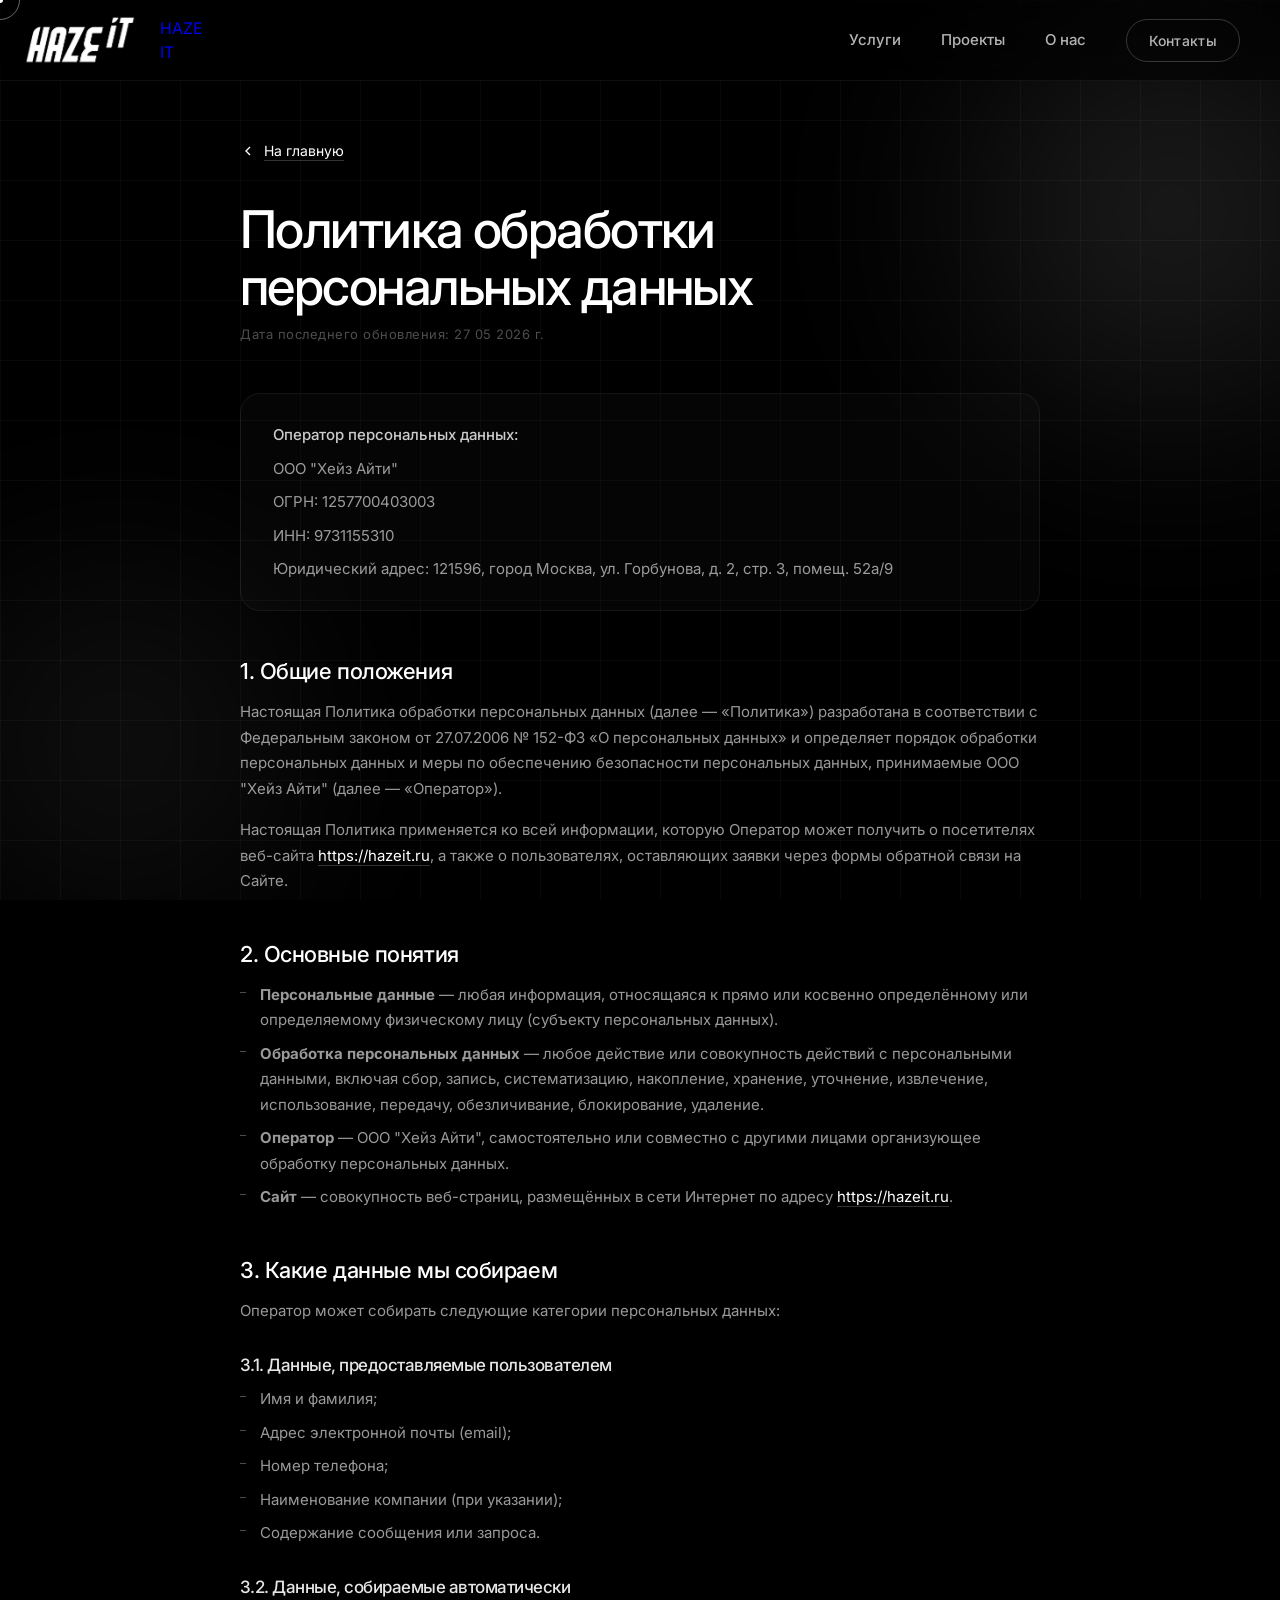
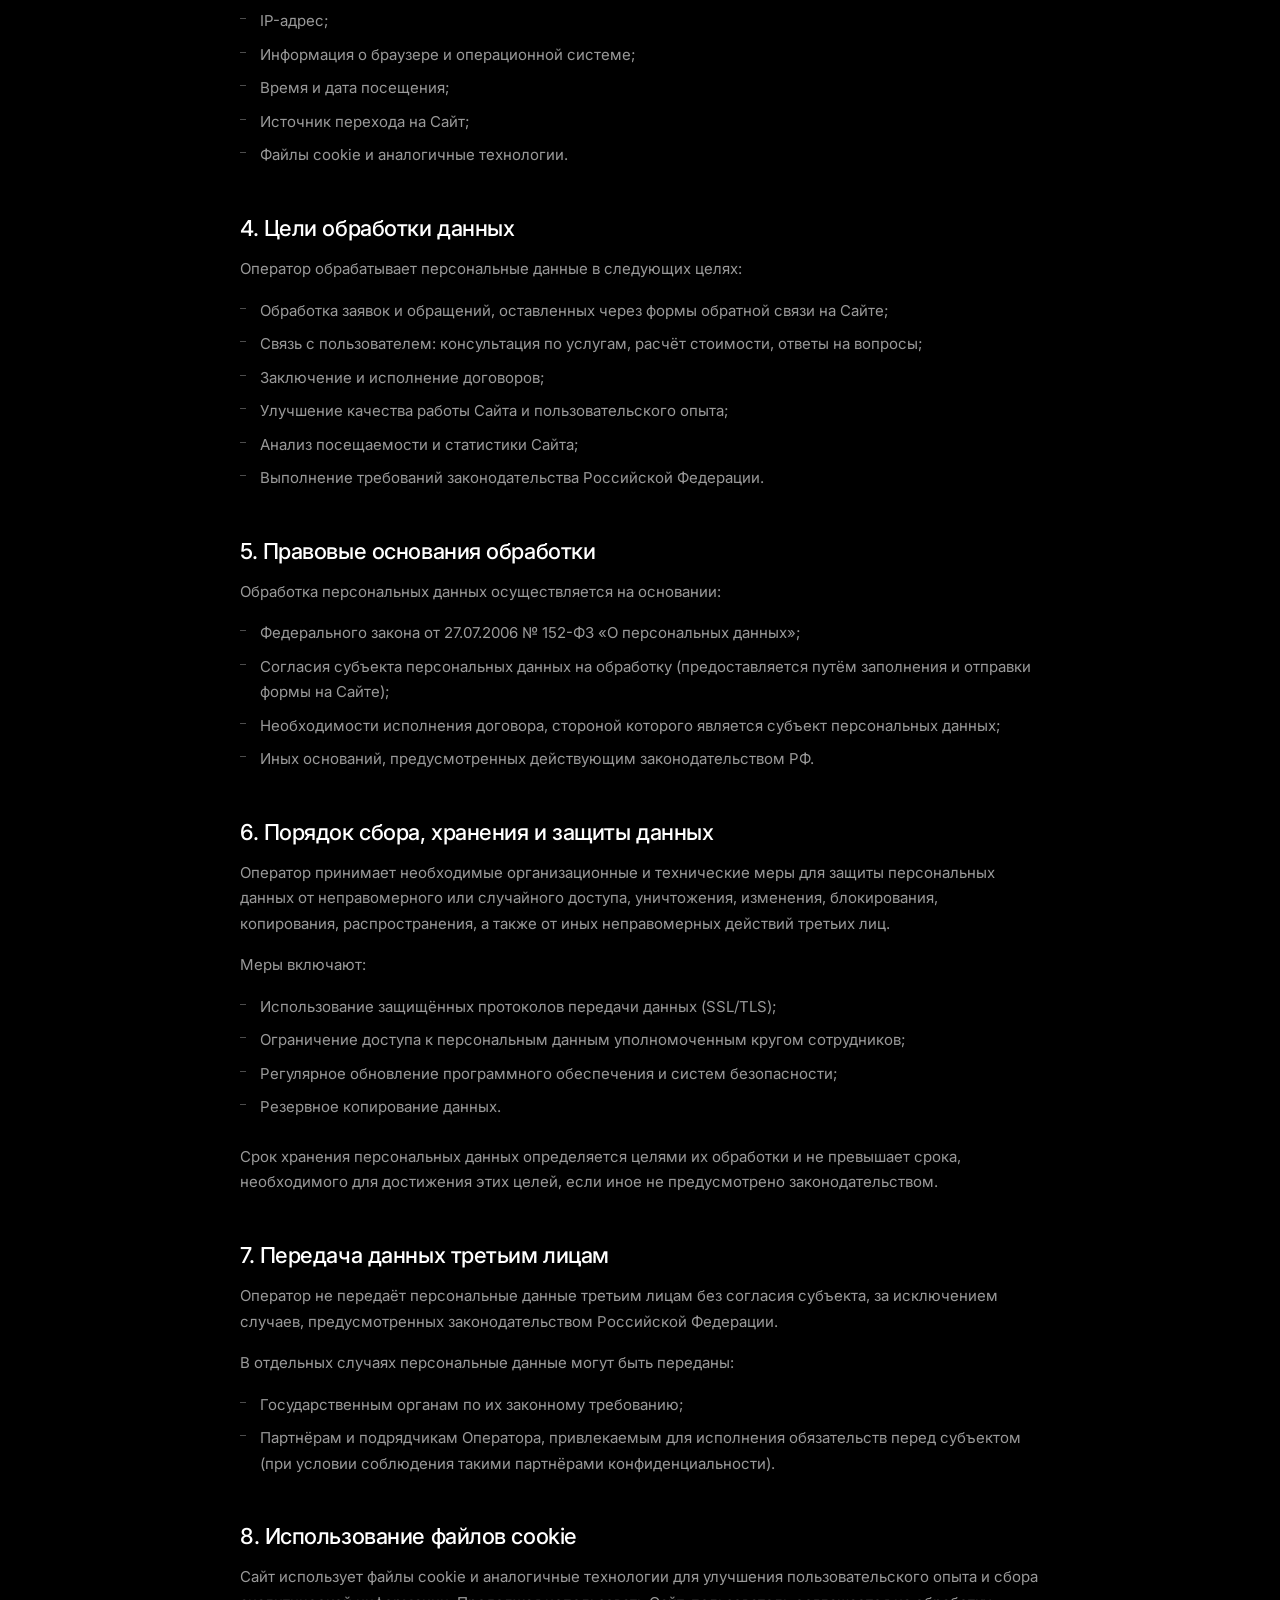
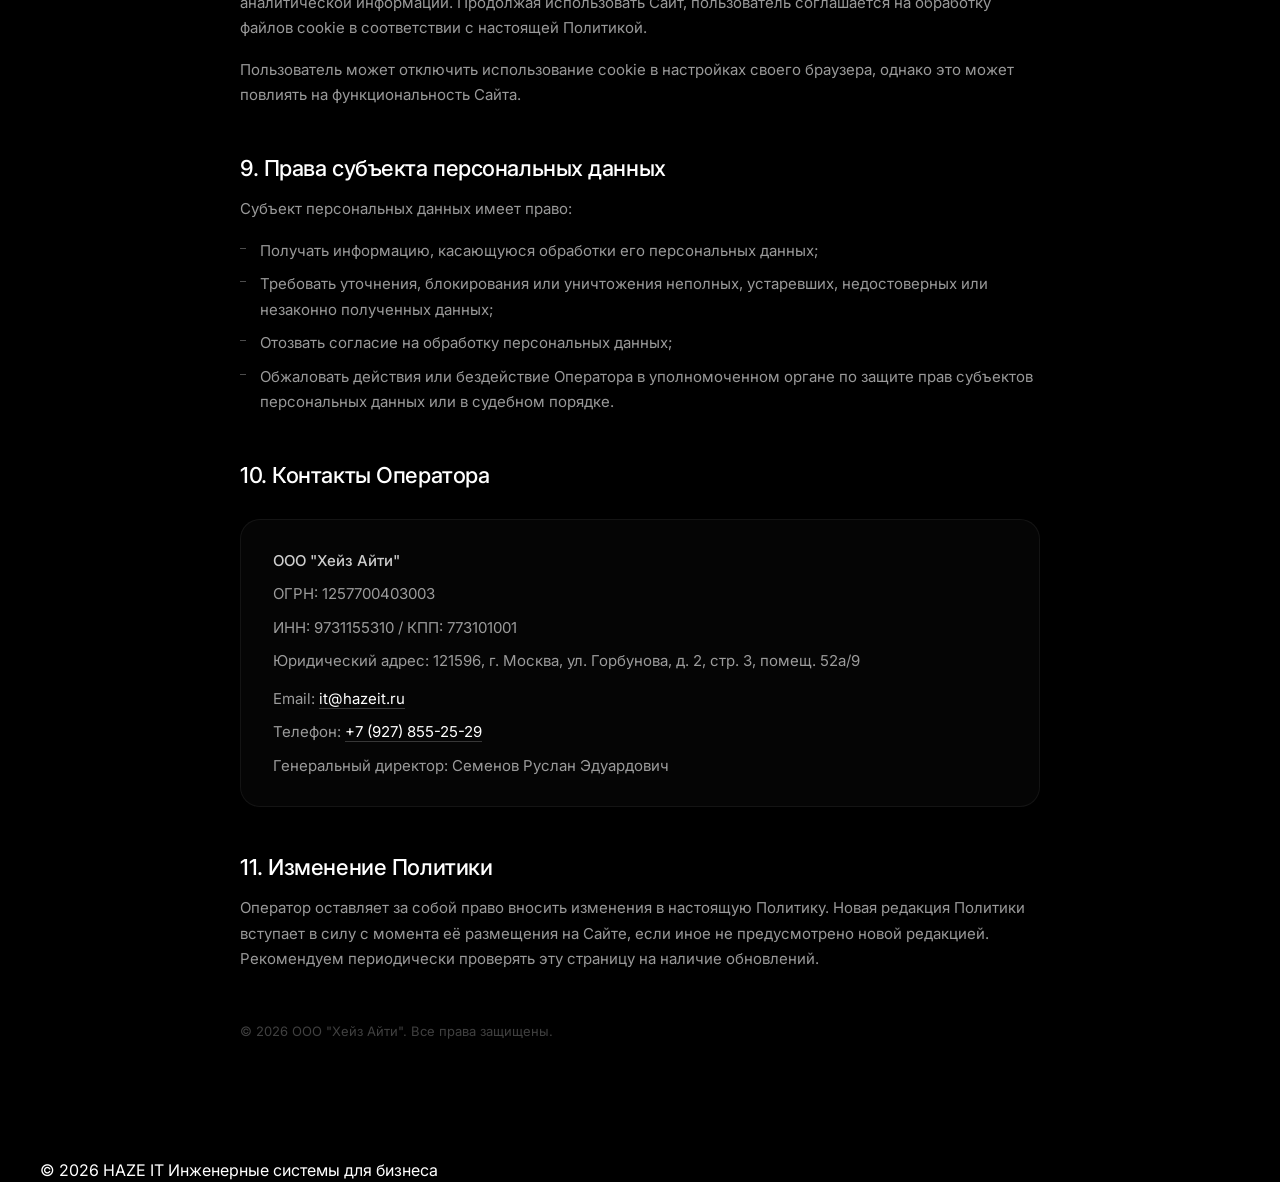
<file: privacy-policy.html>
<!DOCTYPE html>
<html lang="ru">
<head>
  <meta charset="UTF-8">
  <meta name="viewport" content="width=device-width, initial-scale=1.0, viewport-fit=cover">
  <title>HAZE IT — Политика обработки персональных данных</title>
  <meta name="description" content="Политика обработки персональных данных ООО Хейз Айти. Узнайте, как мы собираем, храним и защищаем ваши данные.">
  
  <!-- Favicon -->
    <link rel="icon" type="image/png" sizes="32x32" href="favicon-32x32.png">
    <link rel="icon" type="image/png" sizes="16x16" href="favicon-16x16.png">
    <link rel="shortcut icon" href="favicon.ico">

    <!-- Apple -->
    <link rel="apple-touch-icon" sizes="180x180" href="apple-touch-icon.png">

    <!-- Android Chrome -->
    <link rel="icon" type="image/png" sizes="192x192" href="android-chrome-192x192.png">
    <link rel="icon" type="image/png" sizes="512x512" href="android-chrome-512x512.png">

    <!-- PWA -->
    <link rel="manifest" href="site.webmanifest">
    <meta name="theme-color" content="#000000">
  
  <link rel="preconnect" href="https://fonts.googleapis.com">
  <link rel="preconnect" href="https://fonts.gstatic.com" crossorigin>
  <link href="https://fonts.googleapis.com/css2?family=Inter:opsz,wght@14..32,400..600&display=swap" rel="stylesheet">
  
  <link rel="stylesheet" href="css/style.css">
  
  <style>
    .privacy-page {
      padding-top: 140px;
      padding-bottom: 100px;
      min-height: 100vh;
    }
    
    .privacy-content {
      max-width: 800px;
      margin: 0 auto;
    }
    
    .privacy-content h1 {
      font-size: clamp(36px, 5vw, 52px);
      margin-bottom: 8px;
    }
    
    .privacy-content .last-updated {
      font-size: 13px;
      color: rgba(255, 255, 255, 0.3);
      margin-bottom: 48px;
      letter-spacing: 0.5px;
    }
    
    .privacy-content h2 {
      font-size: 22px;
      font-weight: 500;
      margin-top: 48px;
      margin-bottom: 16px;
      letter-spacing: -0.02em;
    }
    
    .privacy-content h3 {
      font-size: 17px;
      font-weight: 500;
      margin-top: 32px;
      margin-bottom: 12px;
      color: rgba(255, 255, 255, 0.9);
    }
    
    .privacy-content p {
      font-size: 15px;
      line-height: 1.7;
      color: rgba(255, 255, 255, 0.6);
      margin-bottom: 16px;
    }
    
    .privacy-content ul {
      list-style: none;
      padding: 0;
      margin: 0 0 24px 0;
    }
    
    .privacy-content ul li {
      font-size: 15px;
      line-height: 1.7;
      color: rgba(255, 255, 255, 0.6);
      padding-left: 20px;
      position: relative;
      margin-bottom: 8px;
    }
    
    .privacy-content ul li::before {
      content: "";
      position: absolute;
      left: 0;
      top: 10px;
      width: 6px;
      height: 1px;
      background: rgba(255, 255, 255, 0.3);
    }
    
    .privacy-content .highlight-box {
      background: rgba(255, 255, 255, 0.02);
      border: 1px solid rgba(255, 255, 255, 0.06);
      border-radius: 20px;
      padding: 28px 32px;
      margin: 32px 0;
    }
    
    .privacy-content .highlight-box p {
      margin-bottom: 8px;
    }
    
    .privacy-content .highlight-box p:last-child {
      margin-bottom: 0;
    }
    
    .privacy-content .highlight-box strong {
      color: rgba(255, 255, 255, 0.8);
      font-weight: 500;
    }
    
    .privacy-content a {
      color: #ffffff;
      text-decoration: underline;
      text-underline-offset: 4px;
      text-decoration-color: rgba(255, 255, 255, 0.2);
      transition: text-decoration-color 0.2s;
    }
    
    .privacy-content a:hover {
      text-decoration-color: rgba(255, 255, 255, 0.6);
    }
    
    .back-link {
      display: inline-flex;
      align-items: center;
      gap: 8px;
      font-size: 14px;
      color: rgba(255, 255, 255, 0.5);
      text-decoration: none;
      margin-bottom: 40px;
      transition: color 0.2s;
    }
    
    .back-link:hover {
      color: #ffffff;
    }
    
    .back-link svg {
      width: 16px;
      height: 16px;
      stroke: currentColor;
      fill: none;
      stroke-width: 2;
    }
    
    @media (max-width: 768px) {
      .privacy-page {
        padding-top: 110px;
      }
      
      .privacy-content {
        padding: 0 8px;
      }
      
      .privacy-content .highlight-box {
        padding: 20px 24px;
      }
    }
  </style>
</head>
<body>

<!-- Кастомный курсор -->
<div class="cursor-dot" aria-hidden="true"></div>
<div class="cursor-outline" aria-hidden="true"></div>

<!-- Анимированный фон -->
<div class="bg-animation" aria-hidden="true">
  <div class="bg-grid"></div>
  <div class="bg-orb bg-orb-1"></div>
  <div class="bg-orb bg-orb-2"></div>
</div>

<!-- Хедер -->
<header class="header">
  <div class="container header-inner">
    <a href="index.html" class="logo-container" aria-label="HAZE IT — на главную">
      <img src="logo.png" alt="HAZE IT" class="logo-image" width="40" height="40">
      <span class="logo-text">HAZE IT</span>
    </a>
    <nav class="nav-links" aria-label="Основная навигация">
      <a href="index.html#services">Услуги</a>
      <a href="index.html#cases">Проекты</a>
      <a href="index.html#process">О нас</a>
      <a href="contact.html" class="btn btn-secondary" style="padding: 10px 22px; font-size: 14px;">Контакты</a>
    </nav>
  </div>
</header>

<main>
  <section class="privacy-page">
    <div class="container">
      <div class="privacy-content">
        
        <a href="index.html" class="back-link">
          <svg viewBox="0 0 24 24"><polyline points="15 18 9 12 15 6"/></svg>
          На главную
        </a>
        
        <h1>Политика обработки<br>персональных данных</h1>
        <p class="last-updated">Дата последнего обновления: 27 05 2026 г.</p>
        
        <div class="highlight-box">
          <p><strong>Оператор персональных данных:</strong></p>
          <p>ООО "Хейз Айти"</p>
          <p>ОГРН: 1257700403003</p>
          <p>ИНН: 9731155310</p>
          <p>Юридический адрес: 121596, город Москва, ул. Горбунова, д. 2, стр. 3, помещ. 52а/9</p>
        </div>
        
        <h2>1. Общие положения</h2>
        <p>Настоящая Политика обработки персональных данных (далее — «Политика») разработана в соответствии с Федеральным законом от 27.07.2006 № 152-ФЗ «О персональных данных» и определяет порядок обработки персональных данных и меры по обеспечению безопасности персональных данных, принимаемые ООО "Хейз Айти" (далее — «Оператор»).</p>
        
        <p>Настоящая Политика применяется ко всей информации, которую Оператор может получить о посетителях веб-сайта <a href="https://hazeit.ru">https://hazeit.ru</a>, а также о пользователях, оставляющих заявки через формы обратной связи на Сайте.</p>
        
        <h2>2. Основные понятия</h2>
        <ul>
          <li><strong>Персональные данные</strong> — любая информация, относящаяся к прямо или косвенно определённому или определяемому физическому лицу (субъекту персональных данных).</li>
          <li><strong>Обработка персональных данных</strong> — любое действие или совокупность действий с персональными данными, включая сбор, запись, систематизацию, накопление, хранение, уточнение, извлечение, использование, передачу, обезличивание, блокирование, удаление.</li>
          <li><strong>Оператор</strong> — ООО "Хейз Айти", самостоятельно или совместно с другими лицами организующее обработку персональных данных.</li>
          <li><strong>Сайт</strong> — совокупность веб-страниц, размещённых в сети Интернет по адресу <a href="https://hazeit.ru">https://hazeit.ru</a>.</li>
        </ul>
        
        <h2>3. Какие данные мы собираем</h2>
        <p>Оператор может собирать следующие категории персональных данных:</p>
        
        <h3>3.1. Данные, предоставляемые пользователем</h3>
        <ul>
          <li>Имя и фамилия;</li>
          <li>Адрес электронной почты (email);</li>
          <li>Номер телефона;</li>
          <li>Наименование компании (при указании);</li>
          <li>Содержание сообщения или запроса.</li>
        </ul>
        
        <h3>3.2. Данные, собираемые автоматически</h3>
        <ul>
          <li>IP-адрес;</li>
          <li>Информация о браузере и операционной системе;</li>
          <li>Время и дата посещения;</li>
          <li>Источник перехода на Сайт;</li>
          <li>Файлы cookie и аналогичные технологии.</li>
        </ul>
        
        <h2>4. Цели обработки данных</h2>
        <p>Оператор обрабатывает персональные данные в следующих целях:</p>
        <ul>
          <li>Обработка заявок и обращений, оставленных через формы обратной связи на Сайте;</li>
          <li>Связь с пользователем: консультация по услугам, расчёт стоимости, ответы на вопросы;</li>
          <li>Заключение и исполнение договоров;</li>
          <li>Улучшение качества работы Сайта и пользовательского опыта;</li>
          <li>Анализ посещаемости и статистики Сайта;</li>
          <li>Выполнение требований законодательства Российской Федерации.</li>
        </ul>
        
        <h2>5. Правовые основания обработки</h2>
        <p>Обработка персональных данных осуществляется на основании:</p>
        <ul>
          <li>Федерального закона от 27.07.2006 № 152-ФЗ «О персональных данных»;</li>
          <li>Согласия субъекта персональных данных на обработку (предоставляется путём заполнения и отправки формы на Сайте);</li>
          <li>Необходимости исполнения договора, стороной которого является субъект персональных данных;</li>
          <li>Иных оснований, предусмотренных действующим законодательством РФ.</li>
        </ul>
        
        <h2>6. Порядок сбора, хранения и защиты данных</h2>
        <p>Оператор принимает необходимые организационные и технические меры для защиты персональных данных от неправомерного или случайного доступа, уничтожения, изменения, блокирования, копирования, распространения, а также от иных неправомерных действий третьих лиц.</p>
        
        <p>Меры включают:</p>
        <ul>
          <li>Использование защищённых протоколов передачи данных (SSL/TLS);</li>
          <li>Ограничение доступа к персональным данным уполномоченным кругом сотрудников;</li>
          <li>Регулярное обновление программного обеспечения и систем безопасности;</li>
          <li>Резервное копирование данных.</li>
        </ul>
        
        <p>Срок хранения персональных данных определяется целями их обработки и не превышает срока, необходимого для достижения этих целей, если иное не предусмотрено законодательством.</p>
        
        <h2>7. Передача данных третьим лицам</h2>
        <p>Оператор не передаёт персональные данные третьим лицам без согласия субъекта, за исключением случаев, предусмотренных законодательством Российской Федерации.</p>
        
        <p>В отдельных случаях персональные данные могут быть переданы:</p>
        <ul>
          <li>Государственным органам по их законному требованию;</li>
          <li>Партнёрам и подрядчикам Оператора, привлекаемым для исполнения обязательств перед субъектом (при условии соблюдения такими партнёрами конфиденциальности).</li>
        </ul>
        
        <h2>8. Использование файлов cookie</h2>
        <p>Сайт использует файлы cookie и аналогичные технологии для улучшения пользовательского опыта и сбора аналитической информации. Продолжая использовать Сайт, пользователь соглашается на обработку файлов cookie в соответствии с настоящей Политикой.</p>
        
        <p>Пользователь может отключить использование cookie в настройках своего браузера, однако это может повлиять на функциональность Сайта.</p>
        
        <h2>9. Права субъекта персональных данных</h2>
        <p>Субъект персональных данных имеет право:</p>
        <ul>
          <li>Получать информацию, касающуюся обработки его персональных данных;</li>
          <li>Требовать уточнения, блокирования или уничтожения неполных, устаревших, недостоверных или незаконно полученных данных;</li>
          <li>Отозвать согласие на обработку персональных данных;</li>
          <li>Обжаловать действия или бездействие Оператора в уполномоченном органе по защите прав субъектов персональных данных или в судебном порядке.</li>
        </ul>
        
        <h2>10. Контакты Оператора</h2>
        <div class="highlight-box">
          <p><strong>ООО "Хейз Айти"</strong></p>
          <p>ОГРН: 1257700403003</p>
          <p>ИНН: 9731155310 / КПП: 773101001</p>
          <p>Юридический адрес: 121596, г. Москва, ул. Горбунова, д. 2, стр. 3, помещ. 52а/9</p>
          <p style="margin-top: 12px;">Email: <a href="mailto:it@hazeit.ru">it@hazeit.ru</a></p>
          <p>Телефон: <a href="tel:+79278552529">+7 (927) 855-25-29</a></p>
          <p>Генеральный директор: Семенов Руслан Эдуардович</p>
        </div>
        
        <h2>11. Изменение Политики</h2>
        <p>Оператор оставляет за собой право вносить изменения в настоящую Политику. Новая редакция Политики вступает в силу с момента её размещения на Сайте, если иное не предусмотрено новой редакцией. Рекомендуем периодически проверять эту страницу на наличие обновлений.</p>
        
        <p style="margin-top: 48px; font-size: 13px; color: rgba(255, 255, 255, 0.25);">© 2026 ООО "Хейз Айти". Все права защищены.</p>
        
      </div>
    </div>
  </section>
</main>

<footer>
  <div class="container footer">
    <span>© 2026 HAZE IT</span>
    <span>Инженерные системы для бизнеса</span>
  </div>
</footer>

<script>
  // Кастомный курсор
  (function() {
    const dot = document.querySelector('.cursor-dot');
    const outline = document.querySelector('.cursor-outline');
    
    if (!dot || !outline) return;
    
    if (window.innerWidth <= 768) {
      dot.style.display = 'none';
      outline.style.display = 'none';
      return;
    }

    document.addEventListener('mousemove', (e) => {
      dot.style.transform = `translate(${e.clientX - 3}px, ${e.clientY - 3}px)`;
      outline.style.transform = `translate(${e.clientX - 20}px, ${e.clientY - 20}px)`;
    });

    const hoverElements = document.querySelectorAll('a, button, .btn');
    hoverElements.forEach(el => {
      el.addEventListener('mouseenter', () => outline.classList.add('hover'));
      el.addEventListener('mouseleave', () => outline.classList.remove('hover'));
    });
  })();
</script>

</body>
</html>
</file>
<file: css/style.css>
*, *::before, *::after { margin: 0; padding: 0; box-sizing: border-box; }

:root {
  --color-bg: #000000;
  --color-surface: rgba(255, 255, 255, 0.02);
  --color-border: rgba(255, 255, 255, 0.06);
  --color-border-hover: rgba(255, 255, 255, 0.25);
  --color-text: #ffffff;
  --color-text-secondary: rgba(255, 255, 255, 0.7);
  --color-text-muted: rgba(255, 255, 255, 0.5);
  --color-text-dim: rgba(255, 255, 255, 0.35);
  --spacing-xs: 4px; --spacing-sm: 8px; --spacing-md: 16px;
  --spacing-lg: 24px; --spacing-xl: 32px; --spacing-2xl: 48px; --spacing-3xl: 64px;
  --radius-lg: 28px; --radius-full: 50px;
  --transition-fast: 0.2s ease;
  --transition-smooth: 0.3s cubic-bezier(0.25, 0.8, 0.25, 1.2);
}

html { scroll-behavior: smooth; }

body {
  background-color: var(--color-bg); color: var(--color-text);
  font-family: 'Inter', -apple-system, BlinkMacSystemFont, sans-serif;
  line-height: 1.5; -webkit-font-smoothing: antialiased; overflow-x: hidden;
  text-rendering: optimizeLegibility;
}

/* Кастомный курсор - только для точных pointing устройств */
@media (pointer: fine) {
  body { cursor: none; }
  a, button, .btn, .service-card, .tab-btn, .case-card, .tech-item, .blog-card, .guarantee-card, .faq-item summary, .floating-btn { cursor: none; }
}

.cursor-dot, .cursor-outline { 
  pointer-events: none; position: fixed; top: 0; left: 0; z-index: 9999; 
  border-radius: 50%; transform: translate(-50%, -50%); 
  transition: opacity 0.15s ease, transform 0.05s linear;
  will-change: transform;
}
.cursor-dot { width: 6px; height: 6px; background-color: var(--color-text); }
.cursor-outline { 
  width: 40px; height: 40px; border: 1px solid rgba(255,255,255,0.4); 
  transition: width 0.25s ease, height 0.25s ease, border-color 0.25s ease;
  will-change: width, height;
}
.cursor-outline.hover { width: 60px; height: 60px; border-color: rgba(255,255,255,0.8); background-color: rgba(255,255,255,0.05); }

.container { max-width: 1280px; margin: 0 auto; padding: 0 40px; position: relative; z-index: 2; }
h1, h2, h3 { font-weight: 500; letter-spacing: -0.03em; line-height: 1.1; }
h1 { font-size: clamp(48px, 7vw, 76px); margin-bottom: var(--spacing-lg); }
.section-title { font-size: 14px; font-weight: 500; letter-spacing: 2px; text-transform: uppercase; color: var(--color-text-muted); margin-bottom: var(--spacing-xl); }
p { color: var(--color-text-secondary); font-size: 16px; font-weight: 400; line-height: 1.6; }
.btn { display: inline-block; padding: 14px 32px; border-radius: var(--radius-full); font-size: 15px; font-weight: 500; letter-spacing: 0.3px; text-decoration: none; transition: all var(--transition-fast); border: 1px solid transparent; }
.btn-primary { background-color: var(--color-text); color: var(--color-bg); border-color: var(--color-text); }
.btn-primary:hover { background-color: #e0e0e0; border-color: #e0e0e0; box-shadow: 0 0 25px rgba(255,255,255,0.3); }
.btn-secondary { background-color: transparent; color: var(--color-text); border-color: rgba(255,255,255,0.2); }
.btn-secondary:hover { background-color: rgba(255,255,255,0.05); border-color: rgba(255,255,255,0.5); }

/* Skeleton Loader */
.skeleton-loader {
  background: linear-gradient(90deg, rgba(255,255,255,0.02) 25%, rgba(255,255,255,0.05) 50%, rgba(255,255,255,0.02) 75%);
  background-size: 200% 100%;
  animation: skeletonLoading 1.5s infinite;
}
@keyframes skeletonLoading {
  0% { background-position: 200% 0; }
  100% { background-position: -200% 0; }
}

/* Фон */
.bg-animation { position: fixed; top: 0; left: 0; width: 100vw; height: 100vh; z-index: 0; overflow: hidden; }
.bg-grid { position: absolute; top: 0; left: 0; width: 100%; height: 100%; background-image: linear-gradient(rgba(255,255,255,0.03) 1px, transparent 1px), linear-gradient(90deg, rgba(255,255,255,0.03) 1px, transparent 1px); background-size: 60px 60px; animation: gridMove 80s linear infinite; }
@keyframes gridMove { 0% { transform: translate(0, 0); } 100% { transform: translate(60px, 60px); } }
.bg-orb { position: absolute; border-radius: 50%; filter: blur(100px); opacity: 0.15; animation: orbFloat 20s ease-in-out infinite; }
.bg-orb-1 { width: 600px; height: 600px; background: radial-gradient(circle, #ffffff 0%, transparent 70%); top: -10%; right: -15%; }
.bg-orb-2 { width: 500px; height: 500px; background: radial-gradient(circle, #a0a0a0 0%, transparent 70%); bottom: -10%; left: -10%; animation-delay: -10s; animation-duration: 25s; }
@keyframes orbFloat { 0%, 100% { transform: translate(0, 0) scale(1); } 25% { transform: translate(5%, -3%) scale(1.05); } 50% { transform: translate(-3%, 5%) scale(0.95); } 75% { transform: translate(-5%, -5%) scale(1.02); } }

/* Хедер */
.header { position: fixed; top: 0; left: 0; width: 100%; z-index: 100; background-color: rgba(0,0,0,0.6); backdrop-filter: blur(25px); -webkit-backdrop-filter: blur(25px); border-bottom: 1px solid var(--color-border); }
.header-inner { display: flex; justify-content: space-between; align-items: center; height: 80px; }
.logo-container { display: flex; align-items: center; gap: 12px; text-decoration: none; }
.logo-image { height: 48px; width: auto; display: block; transition: opacity 0.2s; }
.logo-image:hover { opacity: 0.8; }
.nav-links { display: flex; align-items: center; gap: 40px; }
.nav-links a { color: var(--color-text-secondary); text-decoration: none; font-size: 15px; font-weight: 500; transition: color var(--transition-fast); }
.nav-links a:hover { color: var(--color-text); }
section { padding: 120px 0; }

/* Бургер-меню для мобильных */
.burger-btn {
  display: none;
  background: none;
  border: none;
  cursor: pointer;
  padding: 10px;
  z-index: 101;
}
.burger-line {
  display: block;
  width: 24px;
  height: 2px;
  background-color: var(--color-text);
  margin: 5px 0;
  transition: 0.3s;
}

@media (max-width: 768px) {
  .burger-btn { display: block; }
  .nav-links {
    position: fixed;
    top: 0;
    right: -100%;
    width: 80%;
    max-width: 300px;
    height: 100vh;
    background: rgba(0,0,0,0.95);
    backdrop-filter: blur(20px);
    flex-direction: column;
    justify-content: center;
    gap: 30px;
    transition: right 0.3s ease;
    z-index: 100;
  }
  .nav-links.active { right: 0; }
  .nav-links a { font-size: 18px; }
}

/* Hero */
.hero { display: flex; align-items: center; min-height: 100vh; padding-top: 80px; }
.hero-content { display: grid; grid-template-columns: 1fr 1fr; gap: 60px; align-items: center; }
.hero-visual { aspect-ratio: 1/1; background: radial-gradient(circle at center, rgba(255,255,255,0.06) 0%, transparent 70%); border-radius: var(--radius-lg); border: 1px solid rgba(255,255,255,0.1); display: flex; align-items: center; justify-content: center; overflow: hidden; cursor: crosshair; position: relative; }
.hero-visual-graphic { width: 80%; height: 80%; position: relative; }
.node-ring { position: absolute; top: 50%; left: 50%; transform: translate(-50%, -50%); border-radius: 50%; border: 1px solid rgba(255,255,255,0.15); animation: rotate 20s linear infinite; }
.node-ring:nth-child(1) { width: 100%; height: 100%; animation-duration: 30s; }
.node-ring:nth-child(2) { width: 70%; height: 70%; animation-duration: 25s; animation-direction: reverse; }
.node-ring:nth-child(3) { width: 40%; height: 40%; animation-duration: 20s; }
.node-center { position: absolute; top: 50%; left: 50%; transform: translate(-50%, -50%); width: 12px; height: 12px; background: var(--color-text); border-radius: 50%; box-shadow: 0 0 25px rgba(255,255,255,0.8); transition: transform 0.15s ease, box-shadow 0.15s ease, width 0.15s ease, height 0.15s ease; }
.node-center.hit { width: 20px; height: 20px; box-shadow: 0 0 40px rgba(255,255,255,1), 0 0 80px rgba(255,255,255,0.6); animation: nodePulse 0.3s ease; }
@keyframes nodePulse { 0% { transform: translate(-50%, -50%) scale(1); } 40% { transform: translate(-50%, -50%) scale(1.8); } 100% { transform: translate(-50%, -50%) scale(1); } }
.target-hit-ripple { position: absolute; top: 50%; left: 50%; transform: translate(-50%, -50%); width: 0; height: 0; border-radius: 50%; border: 2px solid rgba(255,255,255,0.6); opacity: 0; pointer-events: none; }
.target-hit-ripple.expand { animation: rippleExpand 0.6s ease-out forwards; }
@keyframes rippleExpand { 0% { width: 20px; height: 20px; opacity: 1; } 100% { width: 400px; height: 400px; opacity: 0; } }
.target-combo { position: absolute; top: 40%; left: 50%; transform: translate(-50%, -50%); font-size: 14px; font-weight: 600; letter-spacing: 2px; color: rgba(255,255,255,0.9); opacity: 0; pointer-events: none; text-shadow: 0 0 20px rgba(255,255,255,0.5); }
.target-combo.show { animation: comboFloat 1.5s ease-out forwards; }
@keyframes comboFloat { 0% { opacity: 1; transform: translate(-50%, -50%) scale(1); } 50% { opacity: 1; transform: translate(-50%, -70%) scale(1.3); } 100% { opacity: 0; transform: translate(-50%, -100%) scale(1.5); } }
.node-ring.shake { animation: ringShake 0.4s ease !important; }
@keyframes ringShake { 0%, 100% { transform: translate(-50%, -50%) rotate(0deg); } 25% { transform: translate(-50%, -50%) rotate(5deg); } 75% { transform: translate(-50%, -50%) rotate(-5deg); } }
#heroParticles { position: absolute; top: 0; left: 0; width: 100%; height: 100%; pointer-events: none; z-index: 5; }
#heroParticles .particle { position: absolute; width: 2px; height: 2px; background-color: #ffffff; border-radius: 50%; animation: particleFly 0.7s ease-out forwards; }
@keyframes particleFly { 0% { opacity: 1; transform: translate(0, 0) scale(1); } 100% { opacity: 0; transform: translate(var(--dx), var(--dy)) scale(0); } }
@keyframes rotate { from { transform: translate(-50%, -50%) rotate(0deg); } to { transform: translate(-50%, -50%) rotate(360deg); } }
.hero-actions { display: flex; gap: var(--spacing-md); margin-top: 40px; }

/* Услуги */
.services-grid { display: grid; grid-template-columns: repeat(3, 1fr); gap: var(--spacing-lg); }
.services-grid .skeleton-card {
  background: rgba(255,255,255,0.02);
  border: 1px solid rgba(255,255,255,0.06);
  border-radius: var(--radius-lg);
  padding: 36px 28px;
  min-height: 400px;
}
.service-card { background-color: var(--color-surface); border: 1px solid var(--color-border); border-radius: var(--radius-lg); padding: 36px 28px; transition: all var(--transition-smooth); display: flex; flex-direction: column; position: relative; overflow: hidden; backdrop-filter: blur(10px); opacity: 0; transform: translateY(20px); }
.service-card.visible { opacity: 1; transform: translateY(0); }
.service-card::before { content: ''; position: absolute; top: 0; left: 0; width: 100%; height: 100%; background: radial-gradient(circle at 50% 0%, rgba(255,255,255,0.06) 0%, transparent 70%); opacity: 0; transition: opacity 0.4s ease; }
.service-card:hover { transform: translateY(-8px); border-color: var(--color-border-hover); box-shadow: 0 30px 50px -20px rgba(0,0,0,0.7), 0 0 30px 0 rgba(255,255,255,0.05); background-color: rgba(255,255,255,0.04); }
.service-card:hover::before { opacity: 1; }
.service-icon { margin-bottom: 28px; opacity: 0.9; }
.service-icon svg { width: 32px; height: 32px; stroke: var(--color-text); fill: none; stroke-width: 1.5; }
.tabs { display: flex; gap: 12px; margin: var(--spacing-lg) 0 var(--spacing-md); border-bottom: 1px solid var(--color-border); padding-bottom: var(--spacing-sm); flex-wrap: wrap; position: relative; z-index: 2; }
.tab-btn { background: none; border: none; color: var(--color-text-dim); font-size: 13px; font-weight: 500; letter-spacing: 0.5px; cursor: pointer; padding-bottom: var(--spacing-sm); border-bottom: 2px solid transparent; transition: color var(--transition-fast), border-color var(--transition-fast); font-family: inherit; white-space: nowrap; }
.tab-btn[aria-selected="true"] { color: var(--color-text); border-bottom-color: var(--color-text); }
.tab-panel { display: none; flex-grow: 1; position: relative; z-index: 2; animation: fadeIn 0.3s ease; }
.tab-panel[aria-hidden="false"] { display: block; }
@keyframes fadeIn { from { opacity: 0; transform: translateY(4px); } to { opacity: 1; transform: translateY(0); } }
.tab-panel ul { list-style: none; padding: 0; margin: 0; }
.tab-panel li { font-size: 14px; color: var(--color-text-muted); margin-bottom: 6px; padding-left: 14px; position: relative; }
.tab-panel li::before { content: ""; position: absolute; left: 0; top: 8px; width: 4px; height: 1px; background: rgba(255,255,255,0.3); }
.service-footer { margin-top: 20px; padding-top: var(--spacing-md); border-top: 1px solid rgba(255,255,255,0.05); position: relative; z-index: 2; }
.service-footer a { font-size: 13px; color: var(--color-text); text-decoration: none; font-weight: 500; opacity: 0.7; transition: opacity var(--transition-fast); }
.service-footer a:hover { opacity: 1; }

/* Гарантии */
.guarantees-grid { display: grid; grid-template-columns: repeat(2, 1fr); gap: 24px; }
.guarantee-card { background: rgba(255,255,255,0.02); border: 1px solid rgba(255,255,255,0.06); border-radius: 24px; padding: 32px; transition: border-color 0.2s; }
.guarantee-card:hover { border-color: rgba(255,255,255,0.2); }
.guarantee-icon { width: 40px; height: 40px; border-radius: 50%; border: 1px solid rgba(255,255,255,0.1); display: flex; align-items: center; justify-content: center; margin-bottom: 20px; background: rgba(255,255,255,0.03); }
.guarantee-icon svg { width: 20px; height: 20px; stroke: #ffffff; fill: none; stroke-width: 1.5; }
.guarantee-card h3 { font-size: 18px; margin-bottom: 8px; }
.guarantee-card p { font-size: 14px; color: rgba(255,255,255,0.5); }

/* Timeline */
.timeline { display: flex; flex-direction: column; border-left: 1px solid rgba(255,255,255,0.1); padding-left: var(--spacing-xl); }
.timeline-item { position: relative; padding-bottom: var(--spacing-2xl); }
.timeline-item:last-child { padding-bottom: 0; }
.timeline-item::before { content: ''; position: absolute; left: -37px; top: 4px; width: 10px; height: 10px; background-color: var(--color-text); border-radius: 50%; border: 2px solid var(--color-bg); }

/* Кейсы */
.cases-grid { display: grid; grid-template-columns: 1fr 1fr; gap: 28px; }
.case-card { background-color: var(--color-surface); border: 1px solid var(--color-border); border-radius: var(--radius-lg); padding: 40px; transition: all var(--transition-fast); }
.case-card:hover { border-color: rgba(255,255,255,0.2); background-color: rgba(255,255,255,0.04); }
.case-tag { font-size: 12px; font-weight: 500; letter-spacing: 1.5px; text-transform: uppercase; color: rgba(255,255,255,0.4); margin-bottom: var(--spacing-md); display: block; }

/* FAQ */
.faq-list { max-width: 800px; margin: 0 auto; }
.faq-item { border-bottom: 1px solid rgba(255,255,255,0.06); padding: 24px 0; }
.faq-item:first-child { border-top: 1px solid rgba(255,255,255,0.06); }
.faq-item summary { font-size: 17px; font-weight: 500; cursor: pointer; list-style: none; display: flex; justify-content: space-between; align-items: center; gap: 16px; transition: color 0.2s; }
.faq-item summary:hover { color: rgba(255,255,255,0.8); }
.faq-item summary::-webkit-details-marker { display: none; }
.faq-arrow { width: 20px; height: 20px; flex-shrink: 0; transition: transform 0.3s ease; stroke: rgba(255,255,255,0.4); fill: none; stroke-width: 2; }
.faq-item[open] .faq-arrow { transform: rotate(45deg); }
.faq-answer { margin-top: 16px; font-size: 15px; color: rgba(255,255,255,0.5); line-height: 1.7; }

/* Блог */
.blog-grid { display: grid; grid-template-columns: repeat(3, 1fr); gap: 24px; }
.blog-card { background: rgba(255,255,255,0.02); border: 1px solid rgba(255,255,255,0.06); border-radius: 24px; padding: 28px; transition: border-color 0.2s, transform 0.2s; display: flex; flex-direction: column; }
.blog-card:hover { border-color: rgba(255,255,255,0.2); transform: translateY(-4px); }
.blog-tag { font-size: 11px; font-weight: 500; letter-spacing: 1.5px; text-transform: uppercase; color: rgba(255,255,255,0.3); margin-bottom: 12px; }
.blog-card h3 { font-size: 17px; margin-bottom: 8px; }
.blog-card p { font-size: 14px; color: rgba(255,255,255,0.4); margin-bottom: 16px; flex-grow: 1; }
.blog-card a { font-size: 13px; color: #ffffff; text-decoration: none; font-weight: 500; opacity: 0.7; transition: opacity 0.2s; }
.blog-card a:hover { opacity: 1; }

/* Технологии */
.tech-list { display: flex; flex-wrap: wrap; gap: 28px; align-items: center; justify-content: center; }
.tech-item { font-size: 22px; font-weight: 500; color: rgba(255,255,255,0.4); letter-spacing: 0.5px; transition: all var(--transition-fast); padding: var(--spacing-sm) 0; }
.tech-item:hover { color: var(--color-text); text-shadow: 0 0 15px rgba(255,255,255,0.5); }

/* CTA */
.cta-section { text-align: center; background: radial-gradient(ellipse at center, rgba(255,255,255,0.05) 0%, transparent 70%); border-radius: 32px; padding: 100px 40px; margin-top: 40px; border: 1px solid rgba(255,255,255,0.05); }
.cta-section h2 { margin-bottom: var(--spacing-md); }
.cta-section p { margin-bottom: var(--spacing-xl); max-width: 500px; margin-left: auto; margin-right: auto; }
.contact-info { margin-top: var(--spacing-lg); font-size: 15px; color: var(--color-text-muted); }
.contact-info a { color: var(--color-text); text-decoration: none; }

/* Футер */
.footer-grid { display: grid; grid-template-columns: repeat(4, 1fr); gap: 40px; padding: 48px 0 32px; }
.footer-col h4 { font-size: 12px; font-weight: 500; letter-spacing: 1px; text-transform: uppercase; color: rgba(255,255,255,0.3); margin-bottom: 16px; }
.footer-col a, .footer-col p { display: block; font-size: 14px; color: rgba(255,255,255,0.5); text-decoration: none; margin-bottom: 8px; transition: color 0.2s; line-height: 1.6; }
.footer-col a:hover { color: #ffffff; }
.footer-logo { font-size: 20px; font-weight: 600; color: #ffffff; letter-spacing: -0.02em; display: block; margin-bottom: 8px; }
.footer-bottom { border-top: 1px solid rgba(255,255,255,0.06); padding: 20px 0; font-size: 13px; color: rgba(255,255,255,0.3); }

/* Плавающие кнопки */
.floating-actions { position: fixed; bottom: 32px; right: 32px; z-index: 90; display: flex; flex-direction: column; gap: 12px; }
.floating-btn { width: 52px; height: 52px; border-radius: 50%; border: 1px solid rgba(255,255,255,0.15); background: rgba(0,0,0,0.8); backdrop-filter: blur(10px); display: flex; align-items: center; justify-content: center; text-decoration: none; transition: all 0.2s; position: relative; }
.floating-btn:hover { border-color: rgba(255,255,255,0.4); background: rgba(255,255,255,0.1); transform: scale(1.05); }
.floating-btn svg { width: 22px; height: 22px; stroke: #ffffff; fill: none; stroke-width: 1.5; }
.floating-label { position: absolute; right: 64px; background: rgba(255,255,255,0.1); backdrop-filter: blur(10px); border: 1px solid rgba(255,255,255,0.1); padding: 6px 14px; border-radius: 20px; font-size: 13px; white-space: nowrap; color: #ffffff; opacity: 0; pointer-events: none; transition: opacity 0.2s; }
.floating-btn:hover .floating-label { opacity: 1; }

/* DataMobile */
.partner-badge {
  display: flex;
  align-items: center;
  gap: 20px;
  background: rgba(255, 255, 255, 0.03);
  border: 1px solid rgba(255, 255, 255, 0.08);
  border-radius: 20px;
  padding: 28px 32px;
  margin-bottom: 40px;
}
.partner-badge-icon {
  width: 48px;
  height: 48px;
  border-radius: 50%;
  background: rgba(255, 215, 0, 0.1);
  border: 1px solid rgba(255, 215, 0, 0.2);
  display: flex;
  align-items: center;
  justify-content: center;
  flex-shrink: 0;
}
.partner-badge-icon svg {
  width: 24px;
  height: 24px;
  fill: rgba(255, 215, 0, 0.7);
  stroke: none;
}
.partner-badge-text {
  flex-grow: 1;
}
.partner-badge-title {
  display: block;
  font-size: 17px;
  font-weight: 500;
  color: #ffffff;
  margin-bottom: 4px;
}
.partner-badge-subtitle {
  display: block;
  font-size: 13px;
  color: rgba(255, 255, 255, 0.4);
}
.partner-logo {
  height: 40px;
  width: auto;
  opacity: 0.8;
  flex-shrink: 0;
}

.datamobile-grid {
  display: grid;
  grid-template-columns: repeat(3, 1fr);
  gap: 24px;
}
.dm-card {
  background: rgba(255, 255, 255, 0.02);
  border: 1px solid rgba(255, 255, 255, 0.06);
  border-radius: 20px;
  padding: 28px;
  transition: border-color 0.2s, transform 0.2s;
  display: flex;
  flex-direction: column;
}
.dm-card:hover {
  border-color: rgba(255, 255, 255, 0.2);
  transform: translateY(-4px);
}
.dm-card-header {
  display: flex;
  align-items: center;
  gap: 10px;
  margin-bottom: 12px;
}
.dm-card-header h3 {
  font-size: 18px;
  font-weight: 500;
}
.dm-badge {
  font-size: 10px;
  font-weight: 600;
  letter-spacing: 1px;
  text-transform: uppercase;
  background: rgba(255, 215, 0, 0.1);
  color: rgba(255, 215, 0, 0.8);
  padding: 3px 10px;
  border-radius: 12px;
}
.dm-card p {
  font-size: 13px;
  color: rgba(255, 255, 255, 0.4);
  margin-bottom: 20px;
  flex-grow: 1;
}
.dm-versions {
  display: flex;
  flex-direction: column;
  gap: 6px;
  margin-bottom: 16px;
}
.dm-version {
  display: flex;
  justify-content: space-between;
  align-items: center;
  padding: 8px 0;
  border-bottom: 1px solid rgba(255, 255, 255, 0.04);
}
.dm-version-name {
  font-size: 13px;
  color: rgba(255, 255, 255, 0.6);
}
.dm-version-price {
  font-size: 14px;
  font-weight: 500;
  color: #ffffff;
}
.dm-modules {
  display: flex;
  flex-wrap: wrap;
  gap: 8px;
  margin-bottom: 20px;
}
.dm-module {
  font-size: 11px;
  color: rgba(255, 255, 255, 0.35);
  background: rgba(255, 255, 255, 0.03);
  padding: 4px 10px;
  border-radius: 8px;
}
.dm-link {
  font-size: 13px;
  color: #ffffff;
  text-decoration: none;
  font-weight: 500;
  opacity: 0.7;
  transition: opacity 0.2s;
  margin-top: auto;
}
.dm-link:hover {
  opacity: 1;
}
.dm-footer-note {
  margin-top: 40px;
  text-align: center;
}
.dm-footer-note p {
  font-size: 13px;
  color: rgba(255, 255, 255, 0.3);
  margin-bottom: 8px;
}

/* Премиальный кастомный скроллбар */
::-webkit-scrollbar { width: 4px; }
::-webkit-scrollbar-track { background: transparent; margin: 4px 0; }
::-webkit-scrollbar-thumb {
  background: linear-gradient(180deg, rgba(255,255,255,0) 0%, rgba(255,255,255,0.08) 10%, rgba(255,255,255,0.15) 50%, rgba(255,255,255,0.08) 90%, rgba(255,255,255,0) 100%);
  border-radius: 2px;
  transition: all 0.4s ease;
}
::-webkit-scrollbar-thumb:hover {
  background: linear-gradient(180deg, rgba(255,255,255,0.05) 0%, rgba(255,255,255,0.2) 10%, rgba(255,255,255,0.35) 50%, rgba(255,255,255,0.2) 90%, rgba(255,255,255,0.05) 100%);
}
::-webkit-scrollbar-button { display: none; }
::-webkit-scrollbar-corner { background: transparent; }
* { scrollbar-width: thin; scrollbar-color: rgba(255, 255, 255, 0.12) transparent; }

/* Индикатор прогресса скролла */
body::after {
  content: '';
  position: fixed;
  top: 0;
  left: 0;
  height: 2px;
  background: linear-gradient(90deg, transparent 0%, rgba(255,255,255,0.4) 30%, rgba(255,255,255,0.7) 50%, rgba(255,255,255,0.4) 70%, transparent 100%);
  z-index: 9999;
  width: var(--scroll-progress, 0%);
  transition: width 0.15s linear;
  pointer-events: none;
  opacity: 0.8;
}

/* Hero Target Premium Motion System */
.hero-cta-popup {
  position: fixed;
  pointer-events: none;
  z-index: 9998;
  transform: translate(-50%, -50%);
  animation: ctaPopup 2.5s cubic-bezier(0.22, 1, 0.36, 1) forwards;
}
.hero-cta-glow {
  position: absolute;
  inset: -30px;
  border-radius: 20px;
  background: radial-gradient(ellipse at center, rgba(255,255,255,0.08) 0%, transparent 70%);
  animation: ctaGlow 2.5s ease-out forwards;
}
.hero-cta-card {
  position: relative;
  background: rgba(0,0,0,0.85);
  border: 1px solid rgba(255,255,255,0.12);
  border-radius: 16px;
  padding: 16px 24px;
  text-align: center;
  backdrop-filter: blur(20px);
  white-space: nowrap;
}
.hero-cta-line1 { color: #ffffff; font-size: 16px; font-weight: 600; letter-spacing: -0.02em; line-height: 1.3; }
.hero-cta-line2 { color: rgba(255,255,255,0.55); font-size: 16px; font-weight: 400; letter-spacing: -0.02em; line-height: 1.3; margin-top: 2px; }
.hero-cta-phone { text-align: center; margin-top: 8px; opacity: 0.6; }
.hero-cta-phone svg { width: 16px; height: 16px; stroke: #ffffff; fill: none; stroke-width: 2; }
.hero-floating-text {
  position: fixed;
  pointer-events: none;
  z-index: 9999;
  font-weight: 700;
  letter-spacing: 1px;
  animation: floatUp 1s cubic-bezier(0.22, 1, 0.36, 1) forwards;
}
.hero-particle {
  position: absolute;
  border-radius: 50%;
  animation: particleFly 0.7s ease-out forwards;
  pointer-events: none;
}

@keyframes ctaPopup {
  0%   { opacity: 0; transform: translate(-50%, -50%) scale(0.3) translateY(20px); }
  20%  { opacity: 1; transform: translate(-50%, -50%) scale(1.03) translateY(0); }
  28%  { opacity: 1; transform: translate(-50%, -50%) scale(1) translateY(0); }
  75%  { opacity: 1; transform: translate(-50%, -50%) scale(1) translateY(0); }
  90%  { opacity: 0.5; transform: translate(-50%, -50%) scale(1) translateY(-8px); }
  100% { opacity: 0; transform: translate(-50%, -50%) scale(0.9) translateY(-24px); }
}
@keyframes ctaGlow {
  0% { opacity: 0; }
  20% { opacity: 1; }
  70% { opacity: 0.4; }
  100% { opacity: 0; }
}
@keyframes floatUp {
  0%   { opacity: 1; transform: translateY(0) scale(1); }
  30%  { opacity: 1; transform: translateY(-16px) scale(1.15); }
  100% { opacity: 0; transform: translateY(-48px) scale(0.85); }
}
@keyframes particleFly {
  0%   { opacity: 1; transform: translate(0, 0) scale(1); }
  100% { opacity: 0; transform: translate(var(--dx), var(--dy)) scale(0); }
}

/* Босс */
.hero-boss {
  position: fixed;
  z-index: 1000;
  cursor: pointer;
  transition: transform 0.3s ease;
  animation: bossAppear 0.5s cubic-bezier(0.34, 1.2, 0.64, 1) forwards;
}
@keyframes bossAppear {
  0% { transform: scale(0) rotate(-180deg); opacity: 0; }
  100% { transform: scale(1) rotate(0deg); opacity: 1; }
}

/* Мобильная адаптация */
@media (max-width: 768px) {
  .container { padding: 0 24px; }
  .hero-content { grid-template-columns: 1fr; gap: 40px; }
  .services-grid, .cases-grid, .guarantees-grid, .blog-grid, .datamobile-grid { grid-template-columns: 1fr; }
  .footer-grid { grid-template-columns: 1fr 1fr; gap: 24px; }
  .cursor-dot, .cursor-outline { display: none; }
  body, a, button, .btn, .service-card, .tab-btn, .case-card, .tech-item, .blog-card, .guarantee-card, .faq-item summary { cursor: auto; }
  .floating-actions { bottom: 20px; right: 20px; }
  .partner-badge { flex-direction: column; text-align: center; }
}

/* Reduced motion */
@media (prefers-reduced-motion: reduce) {
  .hero-cta-popup, .hero-floating-text, .hero-particle, .node-center.hit,
  .target-hit-ripple.expand, .target-combo.show, .hero-boss {
    animation-duration: 0.01ms !important;
  }
  .node-ring { animation: none !important; }
  .bg-grid { animation: none !important; }
  .bg-orb { animation: none !important; }
}


/* ===== HAZE SYSTEM BOOT — ПРЕМИУМ АНИМАЦИЯ ===== */

.logo-container {
  position: relative;
  display: inline-flex;
  align-items: center;
  justify-content: center;
  width: 140px;
  height: 140px;
  isolation: isolate;
  cursor: pointer;
  transition: transform 0.2s ease;
}

/* Лёгкое увеличение контейнера при ховере */
.logo-container:hover {
  transform: scale(1.02);
}

/* Внешние кольца */
.logo-ring {
  position: absolute;
  inset: 0;
  border-radius: 50%;
  border: 1px solid rgba(255, 255, 255, 0.08);
  opacity: 0;
}

.logo-ring.r1 {
  animation: ringAppear 1s ease forwards, ringRotate 12s linear infinite;
}

.logo-ring.r2 {
  inset: 12px;
  animation: ringAppear 1s ease forwards 0.15s, ringRotateReverse 16s linear infinite;
}

.logo-ring.r3 {
  inset: 24px;
  animation: ringAppear 1s ease forwards 0.3s, pulseRing 3s ease-in-out infinite;
}

/* Scan line */
.logo-scan {
  position: absolute;
  width: 180%;
  height: 2px;
  background: linear-gradient(90deg, transparent, rgba(255, 255, 255, 0.9), transparent);
  transform: rotate(-20deg) translateX(-220px);
  opacity: 0;
  animation: scanSweep 1.6s ease forwards 0.5s;
  pointer-events: none;
}

/* Логотип */
.logo-image {
  position: relative;
  width: 90px;
  height: auto;
  z-index: 5;
  opacity: 0;
  transform: scale(0.7) rotate(-8deg);
  filter: blur(10px) brightness(1.4);
  animation: logoResolve 1.2s cubic-bezier(0.22, 1, 0.36, 1) forwards 0.7s;
  transition: transform 0.3s cubic-bezier(0.22, 1, 0.36, 1), filter 0.3s ease;
}

/* Hover эффект */
.logo-container:hover .logo-image {
  transform: scale(1.04);
  filter: drop-shadow(0 0 24px rgba(255, 255, 255, 0.22));
}

/* ===== АНИМАЦИИ ===== */

@keyframes logoResolve {
  0% {
    opacity: 0;
    transform: scale(0.65) rotate(-10deg);
    filter: blur(14px) brightness(2);
  }
  40% {
    opacity: 0.45;
  }
  100% {
    opacity: 1;
    transform: scale(1) rotate(0deg);
    filter: blur(0) brightness(1);
  }
}

@keyframes ringAppear {
  from {
    opacity: 0;
    transform: scale(0.7);
  }
  to {
    opacity: 1;
    transform: scale(1);
  }
}

@keyframes ringRotate {
  from { transform: rotate(0deg); }
  to { transform: rotate(360deg); }
}

@keyframes ringRotateReverse {
  from { transform: rotate(360deg); }
  to { transform: rotate(0deg); }
}

@keyframes pulseRing {
  0%, 100% {
    transform: scale(1);
    opacity: 0.2;
  }
  50% {
    transform: scale(1.04);
    opacity: 0.5;
  }
}

@keyframes scanSweep {
  0% {
    opacity: 0;
    transform: rotate(-20deg) translateX(-220px);
  }
  20% {
    opacity: 1;
  }
  100% {
    opacity: 0;
    transform: rotate(-20deg) translateX(220px);
  }
}

/* Бонус: финальная вспышка "система стабильна" */
.logo-container::after {
  content: '';
  position: absolute;
  top: 50%;
  left: 50%;
  width: 0;
  height: 0;
  border-radius: 50%;
  background: radial-gradient(circle, rgba(255, 255, 255, 0.15) 0%, transparent 70%);
  opacity: 0;
  pointer-events: none;
  transform: translate(-50%, -50%);
  animation: finalGlow 0.6s ease-out forwards;
  animation-delay: 1.4s;
}

@keyframes finalGlow {
  0% {
    width: 0;
    height: 0;
    opacity: 0;
  }
  30% {
    opacity: 0.4;
  }
  100% {
    width: 200px;
    height: 200px;
    opacity: 0;
  }
}

/* ===== HAZE SYSTEM BOOT — НОРМАЛЬНЫЙ РАЗМЕР ===== */

/* Хедер — обрезаем всё, что выходит за пределы */
.header-inner {
  overflow: hidden;  /* переносим с .header на .header-inner */
}
.logo-container {
  position: relative;
  display: inline-flex;
  align-items: center;
  justify-content: center;
  width: 140px;        /* увеличил с 80px */
  height: 180px;       /* увеличил с 80px */
  isolation: isolate;
  cursor: pointer;
  transition: transform 0.2s ease;
}

/* Лёгкое увеличение контейнера при ховере */
.logo-container:hover {
  transform: scale(1.02);
}

/* Внешние кольца */
.logo-ring {
  position: absolute;
  border-radius: 50%;
  border: 1px solid rgba(255, 255, 255, 0.08);
  opacity: 0;
}

.logo-ring.r1 {
  inset: -8px;         /* чуть вылезает, но обрезается хедером */
  animation: ringAppear 1s ease forwards, ringRotate 12s linear infinite;
}

.logo-ring.r2 {
  inset: 4px;
  animation: ringAppear 1s ease forwards 0.15s, ringRotateReverse 16s linear infinite;
}

.logo-ring.r3 {
  inset: 16px;
  animation: ringAppear 1s ease forwards 0.3s, pulseRing 3s ease-in-out infinite;
}

/* Scan line */
.logo-scan {
  position: absolute;
  width: 200%;
  height: 2px;
  background: linear-gradient(90deg, transparent, rgba(255, 255, 255, 0.9), transparent);
  transform: rotate(-20deg) translateX(-200px);
  opacity: 0;
  animation: scanSweep 1.6s ease forwards 0.5s;
  pointer-events: none;
}

/* Логотип — нормальный размер */
.logo-container .logo-image {
  position: relative;
  width: 130px;         /* было 48px, стало 64px */
  height: auto;
  z-index: 5;
  opacity: 0;
  transform: scale(0.7) rotate(-8deg);
  filter: blur(10px) brightness(1.4);
  animation: logoResolve 1.2s cubic-bezier(0.22, 1, 0.36, 1) forwards 0.7s;
  transition: transform 0.3s cubic-bezier(0.22, 1, 0.36, 1), filter 0.3s ease;
}

/* Hover эффект */
.logo-container:hover .logo-image {
  transform: scale(1.04);
  filter: drop-shadow(0 0 24px rgba(255, 255, 255, 0.22));
}

/* Финальная вспышка */
.logo-container::after {
  content: '';
  position: absolute;
  top: 50%;
  left: 50%;
  width: 0;
  height: 0;
  border-radius: 50%;
  background: radial-gradient(circle, rgba(255, 255, 255, 0.15) 0%, transparent 70%);
  opacity: 0;
  pointer-events: none;
  transform: translate(-50%, -50%);
  animation: finalGlow 0.6s ease-out forwards;
  animation-delay: 1.4s;
}

@keyframes finalGlow {
  0% {
    width: 0;
    height: 0;
    opacity: 0;
  }
  30% {
    opacity: 0.4;
  }
  100% {
    width: 160px;
    height: 160px;
    opacity: 0;
  }
}


/* ===== ПОЛНАЯ МОБИЛЬНАЯ АДАПТАЦИЯ (до 768px) ===== */
@media (max-width: 768px) {
  
  /* Общие отступы */
  .container {
    padding: 0 20px;
  }
  
  /* Хедер — компактный */
  .header {
    height: 64px;
  }
  
  .header-inner {
    height: 64px;
  }
  
  /* Логотип на мобильных — уменьшаем анимацию */
  .logo-container {
    width: 60px;
    height: 60px;
  }
  
  .logo-ring.r1 { inset: -4px; }
  .logo-ring.r2 { inset: 2px; }
  .logo-ring.r3 { inset: 8px; }
  
  .logo-container .logo-image {
    width: 44px;
  }
  
  /* Упрощаем анимацию на мобильных для производительности */
  .logo-ring {
    animation-duration: 0s !important;
    opacity: 0.3;
  }
  
  .logo-scan {
    display: none;
  }
  
  /* Hero секция */
  .hero {
    min-height: auto;
    padding: 100px 0 60px;
  }
  
  .hero-content {
    grid-template-columns: 1fr;
    gap: 32px;
    text-align: center;
  }
  
  .hero-text h1 {
    font-size: clamp(36px, 8vw, 48px);
    margin-bottom: 16px;
  }
  
  .hero-text p {
    font-size: 15px;
  }
  
  .hero-actions {
    justify-content: center;
    flex-wrap: wrap;
    gap: 12px;
  }
  
  .hero-actions .btn {
    padding: 12px 24px;
    font-size: 14px;
  }
  
  /* Мишень на мобильных */
  .hero-visual {
    width: 280px;
    height: 280px;
    margin: 0 auto;
  }
  
  .target-combo {
    font-size: 11px;
    white-space: nowrap;
  }
  
  /* Сетки — везде 1 колонка */
  .services-grid,
  .guarantees-grid,
  .cases-grid,
  .blog-grid,
  .datamobile-grid {
    grid-template-columns: 1fr;
    gap: 20px;
  }
  
  /* Карточки услуг */
  .service-card {
    padding: 24px 20px;
  }
  
  .service-icon svg {
    width: 28px;
    height: 28px;
  }
  
  .service-card h3 {
    font-size: 20px;
    margin-bottom: 16px;
  }
  
  /* Вкладки в услугах — скролл по горизонтали */
  .tabs {
    overflow-x: auto;
    flex-wrap: nowrap;
    gap: 8px;
    padding-bottom: 12px;
    margin-bottom: 16px;
    -webkit-overflow-scrolling: touch;
  }
  
  .tab-btn {
    white-space: nowrap;
    font-size: 12px;
    padding: 6px 12px;
  }
  
  .tab-panel li {
    font-size: 13px;
  }
  
  /* Гарантии */
  .guarantee-card {
    padding: 24px;
  }
  
  .guarantee-icon {
    width: 48px;
    height: 48px;
  }
  
  .guarantee-card h3 {
    font-size: 18px;
  }
  
  .guarantee-card p {
    font-size: 13px;
  }
  
  /* Timeline */
  .timeline {
    padding-left: 20px;
  }
  
  .timeline-item::before {
    left: -27px;
    width: 8px;
    height: 8px;
  }
  
  .timeline-item h3 {
    font-size: 16px;
  }
  
  .timeline-item p {
    font-size: 13px;
  }
  
  /* Кейсы */
  .case-card {
    padding: 24px;
  }
  
  .case-tag {
    font-size: 10px;
  }
  
  .case-card h3 {
    font-size: 18px;
    margin-bottom: 8px;
  }
  
  .case-card p {
    font-size: 13px;
  }
  
  /* FAQ */
  .faq-item summary {
    font-size: 15px;
  }
  
  .faq-answer {
    font-size: 13px;
  }
  
  /* Блог */
  .blog-card {
    padding: 20px;
  }
  
  .blog-card h3 {
    font-size: 16px;
  }
  
  .blog-card p {
    font-size: 13px;
  }
  
  /* Технологии */
  .tech-list {
    gap: 16px;
  }
  
  .tech-item {
    font-size: 16px;
  }
  
  /* CTA секция */
  .cta-section {
    padding: 48px 24px;
  }
  
  .cta-section h2 {
    font-size: 28px;
  }
  
  .cta-section p {
    font-size: 14px;
  }
  
  .contact-info {
    font-size: 13px;
  }
  
  /* Футер */
  .footer-grid {
    grid-template-columns: 1fr;
    gap: 32px;
    text-align: center;
  }
  
  .footer-col {
    text-align: center;
  }
  
  .footer-bottom {
    flex-direction: column;
    text-align: center;
    gap: 12px;
  }
  
  /* Плавающие кнопки */
  .floating-actions {
    bottom: 16px;
    right: 16px;
    gap: 10px;
  }
  
  .floating-btn {
    width: 44px;
    height: 44px;
  }
  
  .floating-btn svg {
    width: 18px;
    height: 18px;
  }
  
  .floating-label {
    display: none;  /* на мобильных не показываем подписи */
  }
  
  /* Partner badge */
  .partner-badge {
    flex-direction: column;
    text-align: center;
    padding: 20px;
    gap: 16px;
  }
  
  .partner-badge-icon {
    width: 40px;
    height: 40px;
  }
  
  .partner-badge-title {
    font-size: 15px;
  }
  
  .partner-badge-subtitle {
    font-size: 12px;
  }
  
  .partner-logo {
    height: 32px;
  }
  
  /* Карточки DataMobile */
  .dm-card {
    padding: 20px;
  }
  
  .dm-card-header h3 {
    font-size: 16px;
  }
  
  .dm-version-name,
  .dm-version-price {
    font-size: 12px;
  }
  
  .dm-module {
    font-size: 10px;
  }
  
  .dm-footer-note p {
    font-size: 11px;
  }
  
  /* Курсор — отключаем на мобильных */
  .cursor-dot,
  .cursor-outline {
    display: none !important;
  }
  
  body,
  a,
  button,
  .btn,
  .service-card,
  .tab-btn,
  .case-card,
  .tech-item,
  .blog-card,
  .guarantee-card,
  .faq-item summary {
    cursor: auto !important;
  }
  
  /* Отступы между секциями */
  section {
    padding: 60px 0;
  }
  
  .section-title {
    font-size: 12px;
    margin-bottom: 24px;
  }
  
  h2 {
    font-size: 28px;
  }
}

/* ===== ДЛЯ ОЧЕНЬ МАЛЕНЬКИХ ЭКРАНОВ (до 480px) ===== */
@media (max-width: 480px) {
  .container {
    padding: 0 16px;
  }
  
  .hero-visual {
    width: 240px;
    height: 240px;
  }
  
  .btn {
    padding: 10px 20px;
    font-size: 13px;
  }
  
  .service-card {
    padding: 20px 16px;
  }
  
  .service-icon svg {
    width: 24px;
    height: 24px;
  }
  
  .service-card h3 {
    font-size: 18px;
  }
  
  .floating-actions {
    bottom: 12px;
    right: 12px;
    gap: 8px;
  }
  
  .floating-btn {
    width: 40px;
    height: 40px;
  }
}







/* ===== СЕТЕВОЙ ВИДЖЕТ HAZE NETINFO ===== */
.haze-netinfo {
  position: fixed;
  bottom: 20px;
  left: 20px;
  z-index: 999;
  width: 280px;
  background: rgba(0, 0, 0, 0.85);
  backdrop-filter: blur(12px);
  border: 1px solid rgba(255, 255, 255, 0.1);
  border-radius: 12px;
  font-family: 'Inter', monospace;
  font-size: 11px;
  opacity: 0;
  transform: translateY(10px);
  animation: netinfoAppear 0.5s ease forwards;
  animation-delay: 1.8s;
  transition: all 0.3s ease;
}

@keyframes netinfoAppear {
  to {
    opacity: 1;
    transform: translateY(0);
  }
}

.haze-netinfo:hover {
  border-color: rgba(255, 255, 255, 0.25);
  box-shadow: 0 4px 15px rgba(0, 0, 0, 0.3);
}

.netinfo-header {
  display: flex;
  align-items: center;
  gap: 8px;
  padding: 10px 12px;
  background: rgba(255, 255, 255, 0.03);
  border-bottom: 1px solid rgba(255, 255, 255, 0.08);
  border-radius: 12px 12px 0 0;
  cursor: pointer;
}

.netinfo-icon {
  font-size: 14px;
}

.netinfo-title {
  flex: 1;
  color: rgba(255, 255, 255, 0.6);
  font-size: 10px;
  letter-spacing: 0.5px;
  font-weight: 500;
}

.netinfo-toggle {
  color: rgba(255, 255, 255, 0.4);
  font-size: 16px;
  cursor: pointer;
  transition: color 0.2s;
  line-height: 1;
}

.netinfo-toggle:hover {
  color: rgba(255, 255, 255, 0.8);
}

.netinfo-body {
  padding: 10px 12px;
  max-height: 260px;
  overflow-y: auto;
  transition: max-height 0.3s ease, padding 0.3s ease;
}

/* Свёрнутое состояние */
.haze-netinfo.minimized .netinfo-body {
  max-height: 0;
  padding: 0 12px;
  overflow: hidden;
}

.netinfo-row {
  display: flex;
  justify-content: space-between;
  align-items: baseline;
  padding: 6px 0;
  border-bottom: 1px solid rgba(255, 255, 255, 0.04);
  font-size: 10px;
}

.netinfo-row:last-child {
  border-bottom: none;
}

.netinfo-label {
  color: rgba(255, 255, 255, 0.45);
  font-weight: 400;
}

.netinfo-value {
  color: #00ff88;
  font-family: monospace;
  text-align: right;
  word-break: break-word;
  max-width: 60%;
}

.netinfo-secure .netinfo-value {
  color: #ffaa44;
}

/* Скроллбар */
.netinfo-body::-webkit-scrollbar {
  width: 3px;
}

.netinfo-body::-webkit-scrollbar-track {
  background: transparent;
}

.netinfo-body::-webkit-scrollbar-thumb {
  background: rgba(0, 255, 136, 0.3);
  border-radius: 3px;
}

/* Адаптация для мобильных */
@media (max-width: 768px) {
  .haze-netinfo {
    bottom: 10px;
    left: 10px;
    width: 240px;
    transform: scale(0.95);
    transform-origin: bottom left;
  }
  
  .netinfo-body {
    max-height: 220px;
  }
  
  .netinfo-row {
    font-size: 9px;
    padding: 5px 0;
  }
}

@media (max-width: 480px) {
  .haze-netinfo {
    width: 210px;
  }
}
</file>
